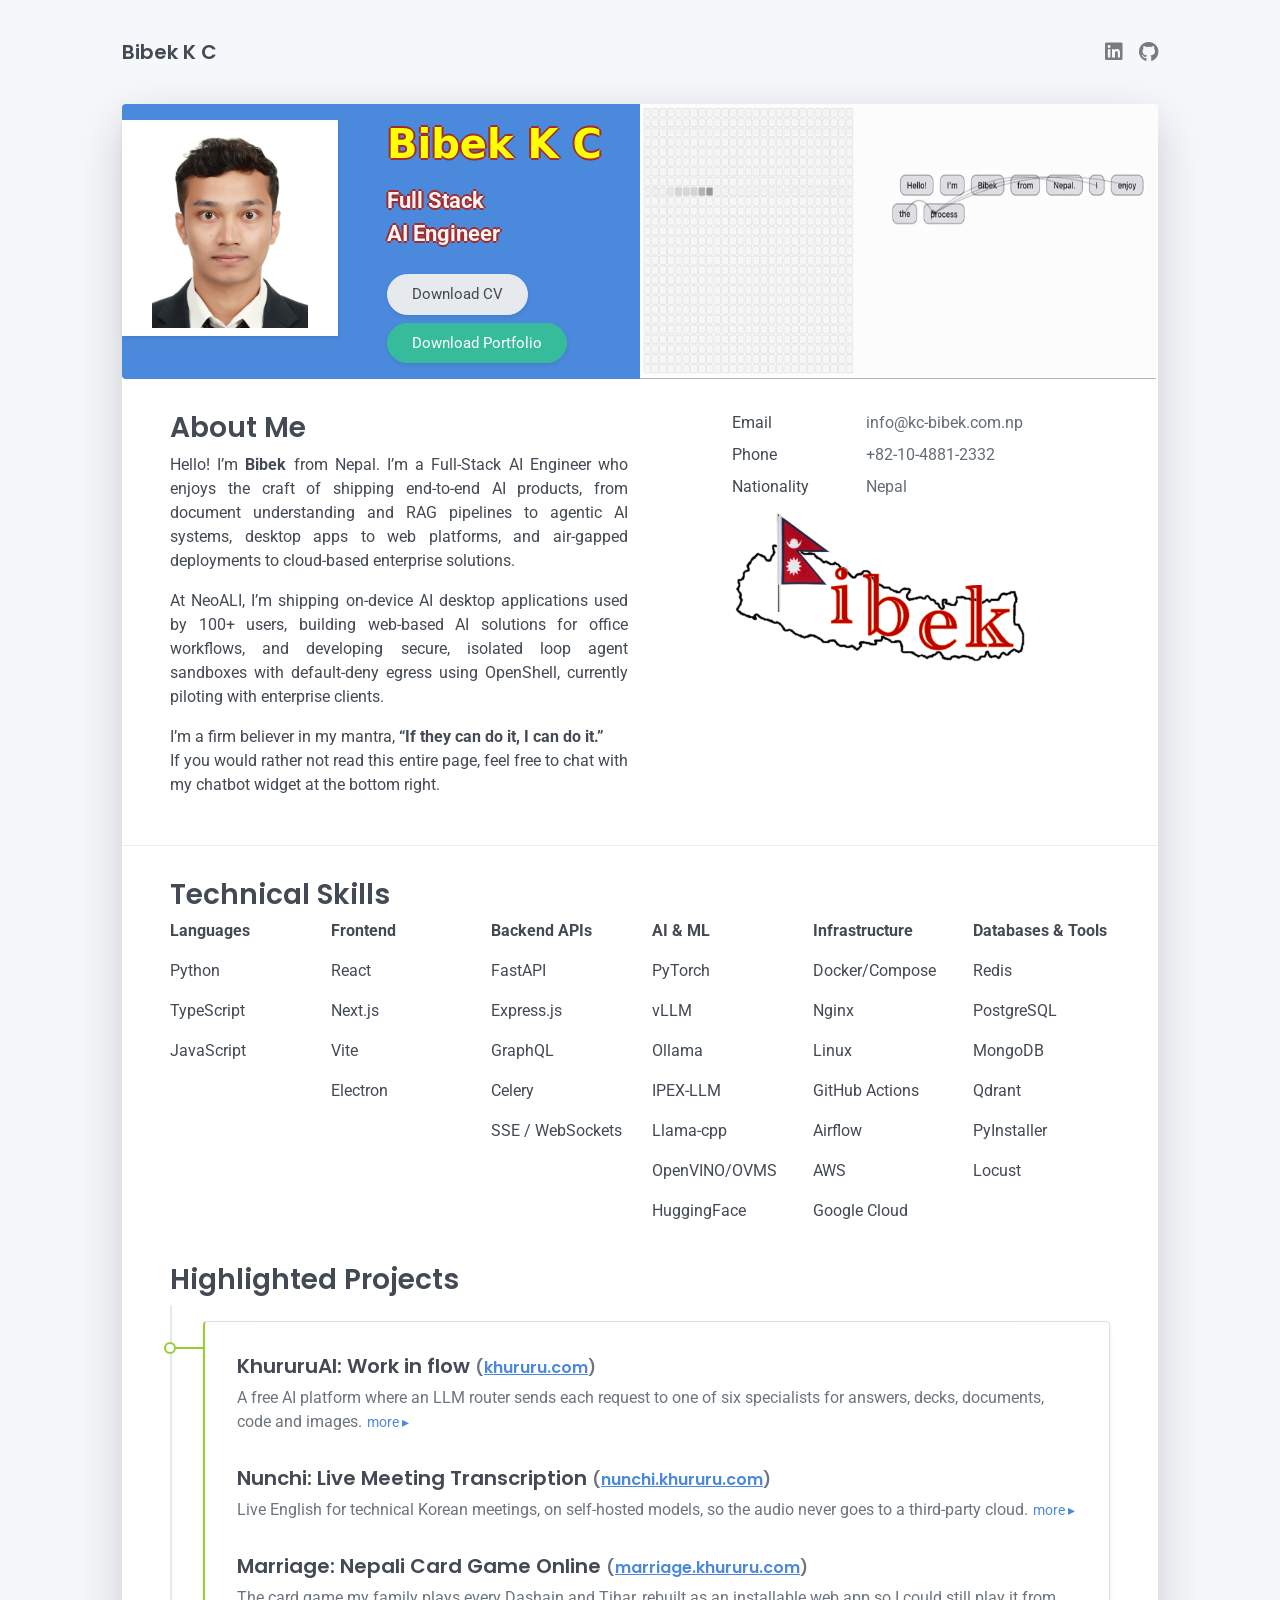
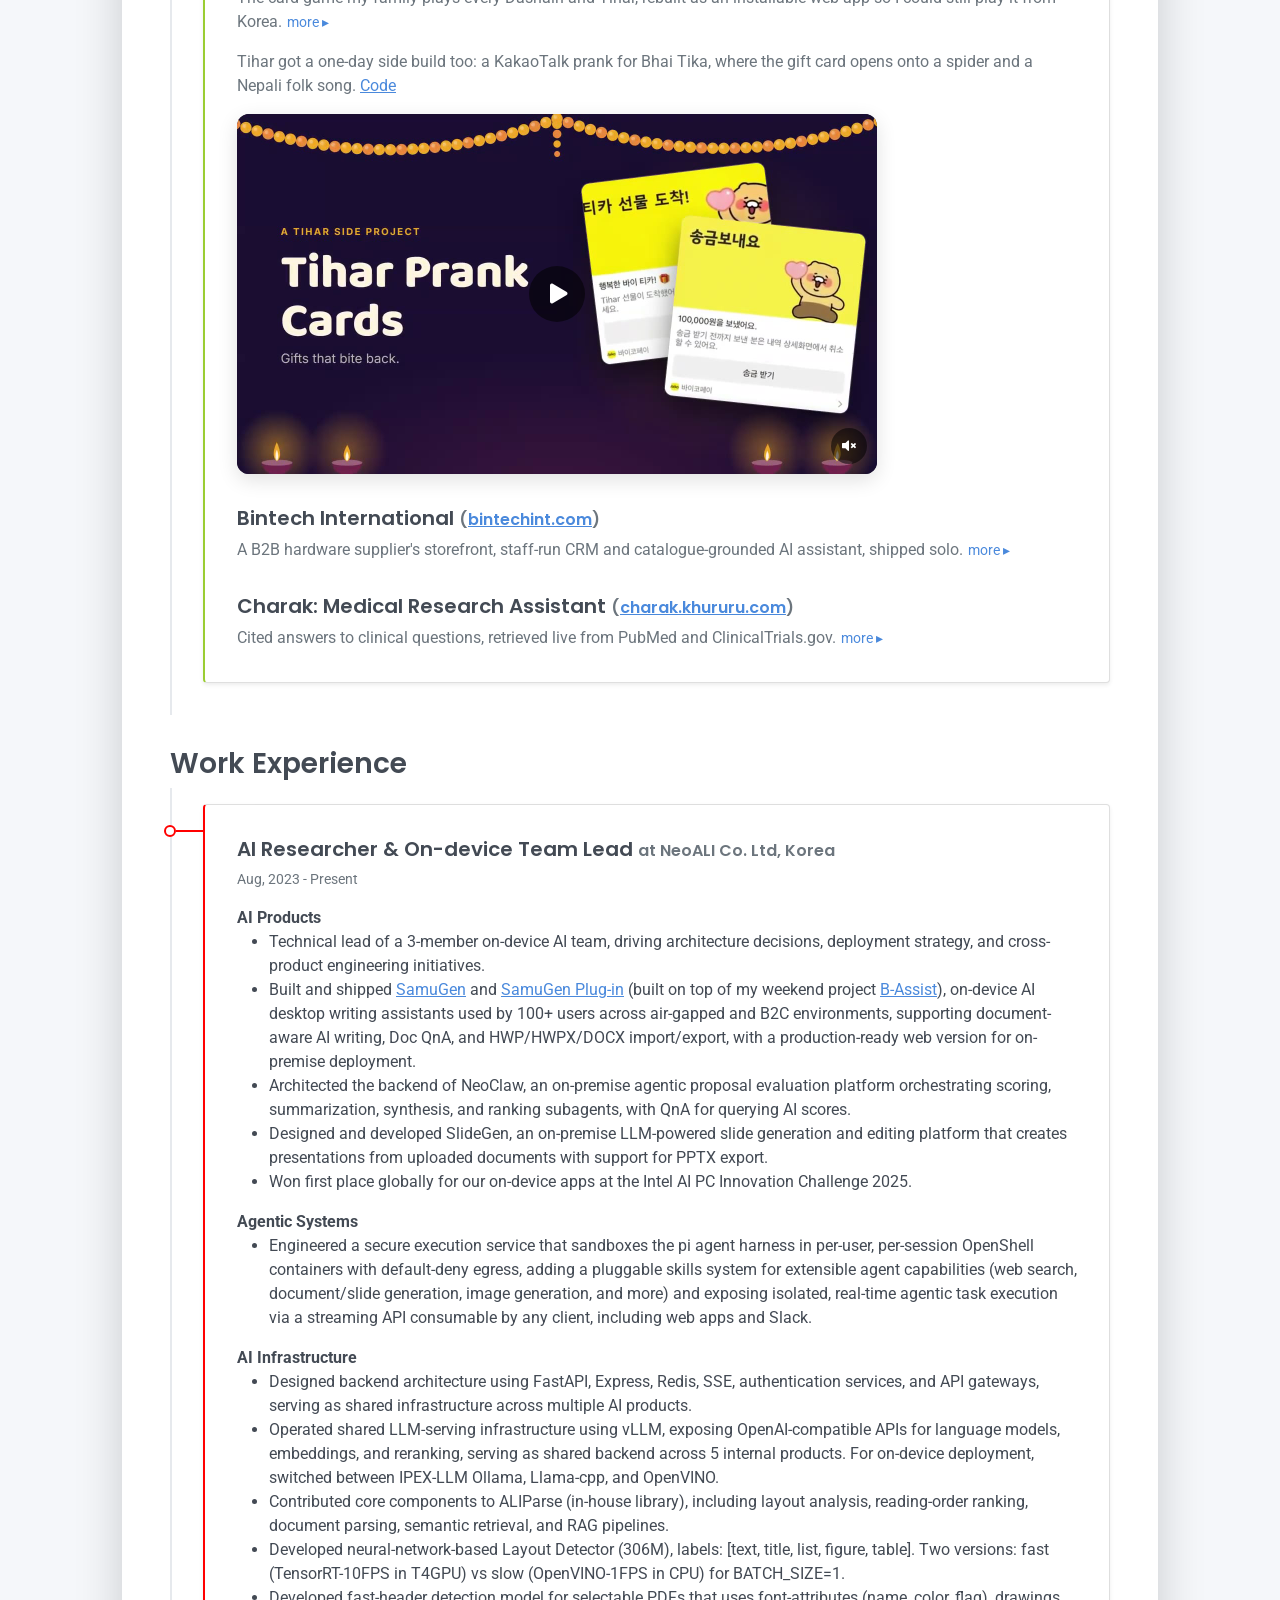
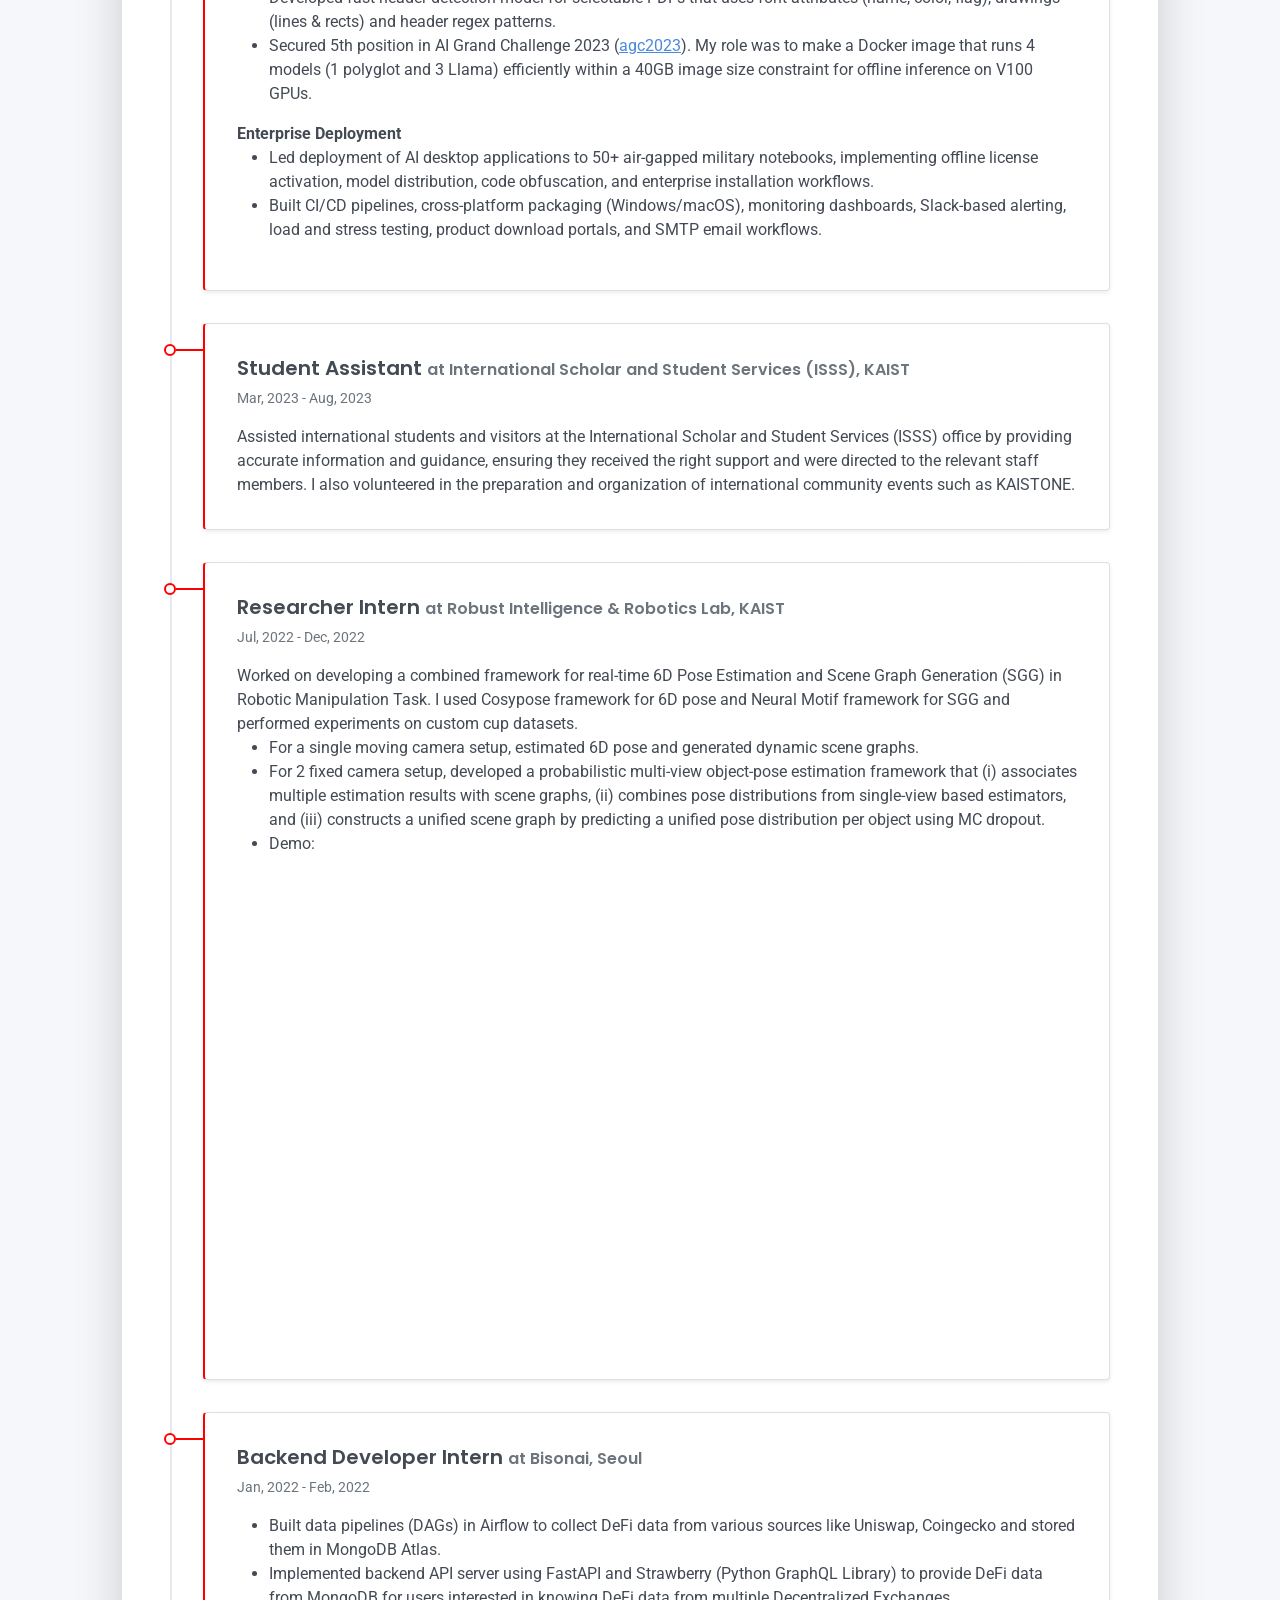
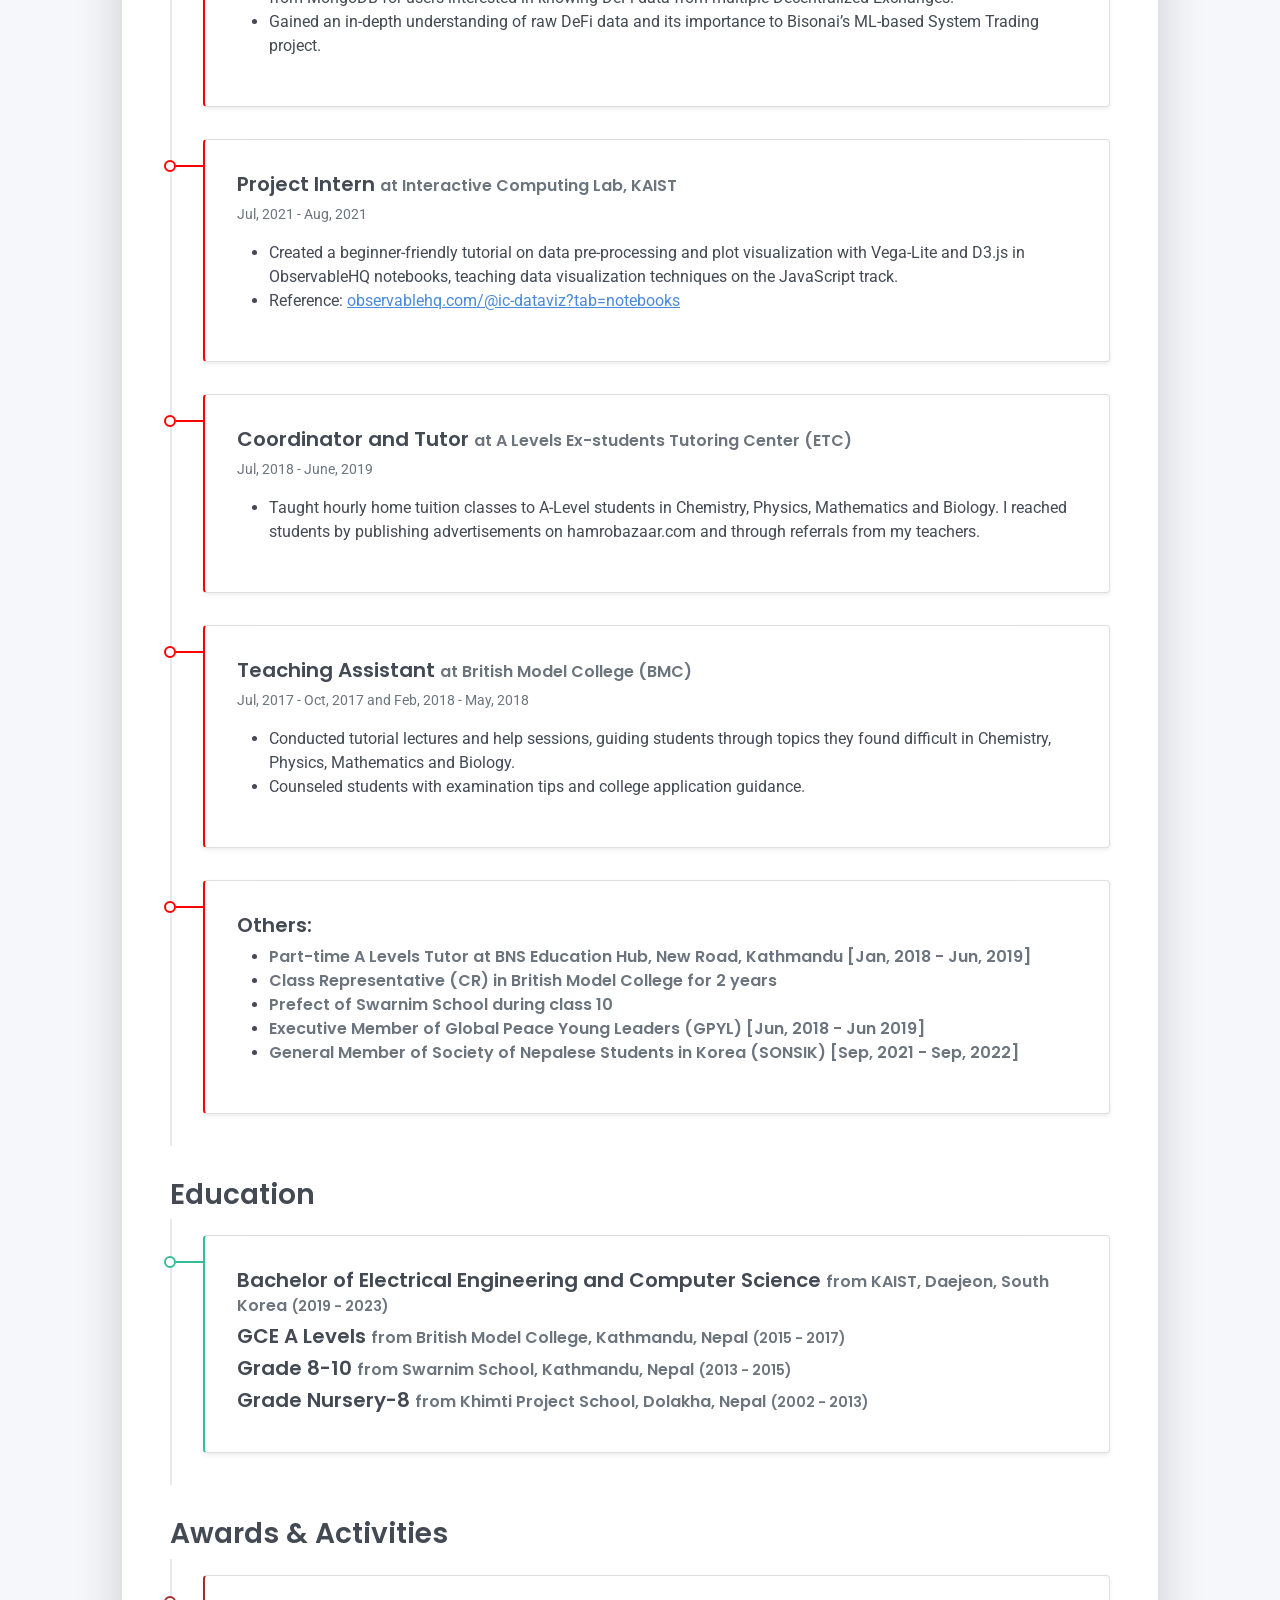
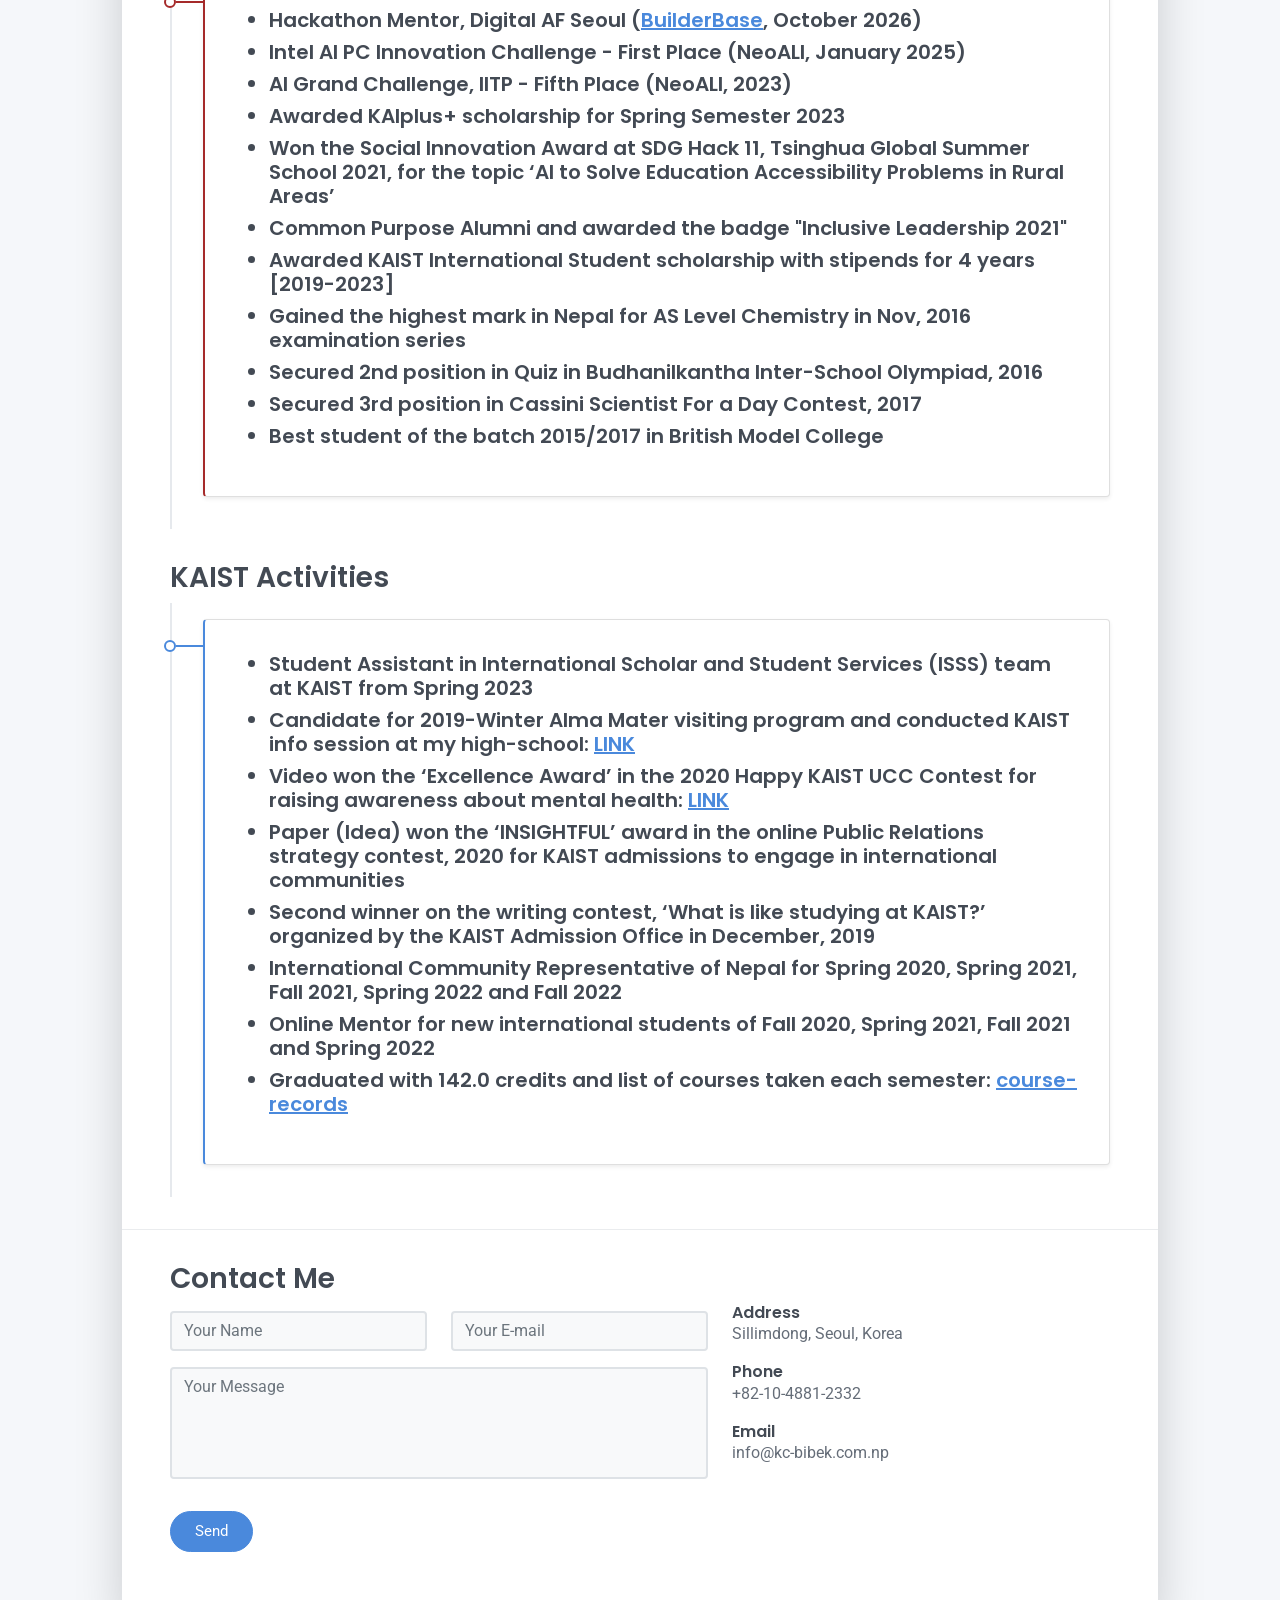
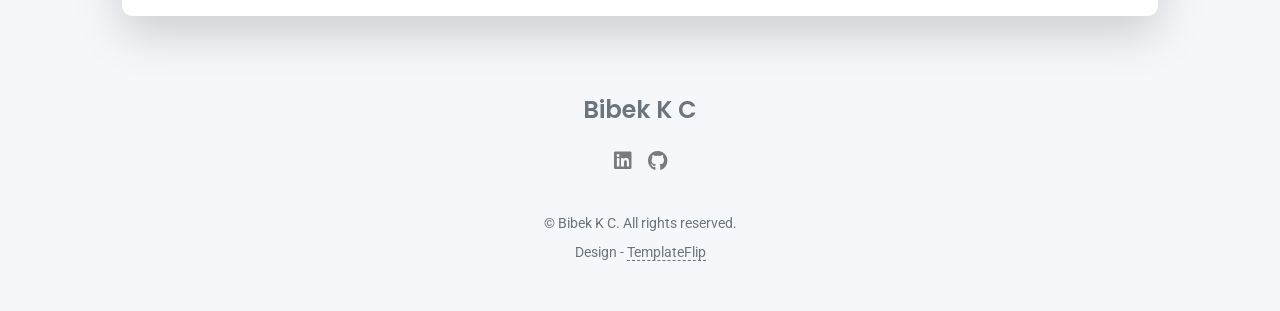
<file: index.html>
<!DOCTYPE html>
<html lang="en-US">

<head>
  <meta charset="UTF-8">
  <meta http-equiv="X-UA-Compatible" content="IE=edge">
  <meta name="viewport" content="width=device-width, initial-scale=1">
  <title>Bibek K C | Full-Stack AI Engineer</title>
  <meta name="description" content="Bibek K C - Full-Stack AI Engineer shipping end-to-end AI products, from document understanding and RAG pipelines to agentic AI systems, desktop apps to web platforms, and air-gapped deployments to cloud-based enterprise solutions.">
  <meta property="og:title" content="Bibek K C | Full-Stack AI Engineer">
  <meta property="og:description" content="Full-Stack AI Engineer shipping end-to-end AI products at NeoALI. Building on-device AI desktop applications, agentic AI systems, secure agent sandboxes, and enterprise solutions.">
  <meta property="og:type" content="website">
  <meta property="og:url" content="https://kc-bibek.com.np">
  <link rel="preconnect" href="https://fonts.gstatic.com" crossorigin="crossorigin" />
  <link rel="preload" as="style"
    href="https://fonts.googleapis.com/css2?family=Poppins:wght@600&amp;family=Roboto:wght@300;400;500;700&amp;display=swap" />
  <link rel="stylesheet"
    href="https://fonts.googleapis.com/css2?family=Poppins:wght@600&amp;family=Roboto:wght@300;400;500;700&amp;display=swap"
    media="print" onload="this.media='all'" />
  <noscript>
    <link rel="stylesheet"
      href="https://fonts.googleapis.com/css2?family=Poppins:wght@600&amp;family=Roboto:wght@300;400;500;700&amp;display=swap" />
  </noscript>
  <link href="css/font-awesome/css/all.min.css?ver=1.2.0" rel="stylesheet">
  <link href="css/bootstrap.min.css?ver=1.2.0" rel="stylesheet">
  <link href="css/aos.css?ver=1.2.0" rel="stylesheet">
  <link href="css/main.css?ver=1.2.0" rel="stylesheet">
  <link href="css/site.css" rel="stylesheet">
  <noscript>
    <style type="text/css">
      [data-aos] {
        opacity: 1 !important;
        transform: translate(0) scale(1) !important;
      }
    </style>
  </noscript>
</head>

<body id="top">
  <header class="d-print-none">
    <div class="container text-center text-lg-left">
      <div class="py-3 clearfix">
        <h1 class="site-title mb-0">Bibek K C</h1>
        <div class="site-nav">
          <nav role="navigation">
            <ul class="nav justify-content-center">
              <li class="nav-item"><a class="nav-link" href="https://www.linkedin.com/in/bibek44/" title="LinkedIn"><i
                    class="fab fa-linkedin"></i><span class="menu-title sr-only">LinkedIn</span></a>
              </li>
              <li class="nav-item"><a class="nav-link" href="https://github.com/bibekyess/" title="Github"><i
                    class="fab fa-github"></i><span class="menu-title sr-only">Github</span></a>
              </li>
            </ul>
          </nav>
        </div>
      </div>
    </div>
  </header>
  <div class="page-content">
    <div class="container">
      <div class="cover shadow-lg bg-white">
        <div class="cover-bg text-center shadow-1-strong rounded mb-3 text-white">
          <div class="row">
            <div class="col-lg-3 col-md-4">
              <div class="avatar hover-effect bg-white shadow-sm p-1 mt-2"><img src="images/bibek.JPG" width="155.5"
                  height="200" /></div>
            </div>
            <div class="col-lg-3 col-md-4 text-center text-md-start">
              <h2 class="h1 mt-2" data-aos="fade-left" data-aos-delay="0"
                style="text-shadow: -2px 0 brown, 0 2px brown, 2px 0 brown, 0 -2px brown; font-family: sans; color: yellow;"
                >Bibek K C</h2>
              <p data-aos="fade-left text-center" data-aos-delay="100"
                style=" color: whitesmoke; font-size: 22px; text-shadow: -2px 0 brown, 0 2px brown, 2px 0 brown, 0 -2px brown; ">
                <b>Full Stack<BR> AI Engineer</b>
              </p>
              <div class="d-print-none" data-aos="fade-left" data-aos-delay="200">
                <div class="d-flex">
                  <a class="btn btn-light text-dark shadow-sm mt-1 me-1 download" href="Bibek_CV.pdf" target="_blank">Download CV</a>
                </div>
                <div class="d-flex">
                  <a class="btn btn-success shadow-sm mt-1 mb-2 text-center download" href="portfolio_bibek.pdf" target="_blank">Download Portfolio</a>
                </div>
                <!-- <a class="btn btn-success shadow-sm mt-1 mb-2" href="#contact">Contact Me</a> -->
              </div>
            </div>
          </div>
        </div>
        <div class="about-section px-3 px-lg-4 mt-1">
          <div class="row">
            <div class="col-md-6">
              <h2 class="h3 mb-1">About Me</h2>
              <p style="text-align: justify; text-justify: inter-word;">
                Hello! I’m <b>Bibek</b> from Nepal. I’m a Full-Stack AI Engineer who enjoys the craft of shipping end-to-end AI products, from document understanding and RAG pipelines to agentic AI systems, desktop apps to web platforms, and air-gapped deployments to cloud-based enterprise solutions.
                </p>
              <p style="text-align: justify; text-justify: inter-word;">At NeoALI, I’m shipping on-device AI desktop applications used by 100+ users, building web-based AI solutions for office workflows, and developing secure, isolated loop agent sandboxes with default-deny egress using OpenShell, currently piloting with enterprise clients.</p>
              <p style="text-align: justify; text-justify: inter-word;">I’m a firm believer in my mantra, <strong>“If they can do it, I can do it.”</strong> <br>If you would rather not read this entire page, feel free to chat with my chatbot widget at the bottom right.</p>
            </div>
            <div class="col-md-5 offset-md-1">
              <div class="row">
                <div class="col-sm-4">
                  <div class="pb-1">Email</div>
                </div>
                <div class="col-sm-8">
                  <div class="pb-1 text-secondary">info@kc-bibek.com.np</div>
                </div>
                <div class="col-sm-4">
                  <div class="pb-1">Phone</div>
                </div>
                <div class="col-sm-8">
                  <div class="pb-1 text-secondary">+82-10-4881-2332</div>
                </div>
                <!-- <div class="col-sm-4">
                  <div class="pb-1">Address</div>
                </div>
                <div class="col-sm-8">
                  <div class="pb-1 text-secondary">Sillimdong, Seoul, Korea</div>
                </div> -->
                <div class="col-sm-4">
                  <div class="pb-1">Nationality</div>
                </div>
                <div class="col-sm-8">
                  <div class="pb-1 text-secondary">Nepal</div>
                </div>
                <div class="col-sm-12">
                  <div class="logo"><img src="images/logo.png"
                    height="160" /></div>
                </div>
              </div>
            </div>
          </div>
        </div>
        <hr class="d-print-none" />
        <div class="skills-section px-3 px-lg-4">
          <h2 class="h3 mb-1">Technical Skills</h2>
          <div class="row">
            <div class="col-md-2">
              <div class="mb-2"><span><b>Languages</b></span></div>
              <div class="mb-2"><span>Python</span></div>
              <div class="mb-2"><span>TypeScript</span></div>
              <div class="mb-2"><span>JavaScript</span></div>
            </div>
            <div class="col-md-2">
              <div class="mb-2"><span><b>Frontend</b></span></div>
              <div class="mb-2"><span>React</span></div>
              <div class="mb-2"><span>Next.js</span></div>
              <div class="mb-2"><span>Vite</span></div>
              <div class="mb-2"><span>Electron</span></div>
            </div>
            <div class="col-md-2">
              <div class="mb-2"><span><b>Backend APIs</b></span></div>
              <div class="mb-2"><span>FastAPI</span></div>
              <div class="mb-2"><span>Express.js</span></div>
              <div class="mb-2"><span>GraphQL</span></div>
              <div class="mb-2"><span>Celery</span></div>
              <div class="mb-2"><span>SSE / WebSockets</span></div>
            </div>
            <div class="col-md-2">
              <div class="mb-2"><span><b>AI &amp; ML</b></span></div>
              <div class="mb-2"><span>PyTorch</span></div>
              <div class="mb-2"><span>vLLM</span></div>
              <div class="mb-2"><span>Ollama</span></div>
              <div class="mb-2"><span>IPEX-LLM</span></div>
              <div class="mb-2"><span>Llama-cpp</span></div>
              <div class="mb-2"><span>OpenVINO/OVMS</span></div>
              <div class="mb-2"><span>HuggingFace</span></div>
            </div>
            <div class="col-md-2">
              <div class="mb-2"><span><b>Infrastructure</b></span></div>
              <div class="mb-2"><span>Docker/Compose</span></div>
              <div class="mb-2"><span>Nginx</span></div>
              <div class="mb-2"><span>Linux</span></div>
              <div class="mb-2"><span>GitHub Actions</span></div>
              <div class="mb-2"><span>Airflow</span></div>
              <div class="mb-2"><span>AWS</span></div>
              <div class="mb-2"><span>Google Cloud</span></div>
            </div>
            <div class="col-md-2">
              <div class="mb-2"><span><b>Databases &amp; Tools</b></span></div>
              <div class="mb-2"><span>Redis</span></div>
              <div class="mb-2"><span>PostgreSQL</span></div>
              <div class="mb-2"><span>MongoDB</span></div>
              <div class="mb-2"><span>Qdrant</span></div>
              <div class="mb-2"><span>PyInstaller</span></div>
              <div class="mb-2"><span>Locust</span></div>
            </div>
          </div>
        </div>
        <br>
        <!-- <hr class="d-print-none" /> -->
        <div class="work-experience-section px-3 px-lg-4 pb-3">
          <h2 class="h3 mb-1">Highlighted Projects</h2>
          <div class="timeline">
            <div class="timeline-card timeline-card-yellow card shadow-sm">
              <div class="card-body">
                <div class="mb-3">
                  <div class="h5 mb-1">KhururuAI: Work in flow <span class="text-muted h6">(<a
                        href="https://khururu.com" target="_blank">khururu.com</a>)</span></div>
                  <details class="project-more text-muted">
                    <summary>A free AI platform where an LLM router sends each request to one of six specialists for answers, decks, documents, code and images.</summary>
                    <div class="mt-1">It turns plain-language intent into researched output and runs on pooled free-tier capacity, so anyone can use it without paying or signing up.</div>
                    <div class="mt-1"><b>Coming soon, v2:</b> AI teammates instead of a single assistant. You spin up a team of bots, each controlling its own virtual PC, and step into any bot's desktop at any time to hand over a file, clear a CAPTCHA, or type in something confidential, then let the agent finish the job. Early preview at <a href="https://sangi.khururu.com" target="_blank">sangi.khururu.com</a>.</div>
                  </details>
                </div>
                <div class="mb-3">
                  <div class="h5 mb-1">Nunchi: Live Meeting Transcription <span class="text-muted h6">(<a
                        href="https://nunchi.khururu.com" target="_blank">nunchi.khururu.com</a>)</span></div>
                  <details class="project-more text-muted">
                    <summary>Live English for technical Korean meetings, on self-hosted models, so the audio never goes to a third-party cloud.</summary>
                    <div class="mt-1">In-browser VAD segments speech locally, a self-hosted Whisper server transcribes it, and Qwen on vLLM streams the translation sentence by sentence. Transcripts and summaries stay only in the browser. <a
                        href="https://github.com/bibekyess/nunchi" target="_blank">Code</a></div>
                  </details>
                </div>
                <div class="mb-3">
                  <div class="h5 mb-1">Marriage: Nepali Card Game Online <span class="text-muted h6">(<a
                        href="https://marriage.khururu.com" target="_blank">marriage.khururu.com</a>)</span></div>
                  <details class="project-more text-muted" id="marriage-more">
                    <summary>The card game my family plays every Dashain and Tihar, rebuilt as an installable web app so I could still play it from Korea.</summary>
                    <div class="mt-1">Card-game apps get flagged as gambling software in Korea, so I built ours with our actual house rules. The server holds all hidden state and enforces every rule, games survive refreshes and restarts from Postgres, and settlement works out who pays whom in the fewest transactions across 11 currencies. <a
                        href="https://github.com/bibekyess/marriage-card-game" target="_blank">Code</a></div>
                  </details>
                  <div class="text-muted mt-2">Tihar got a one-day side build too: a KakaoTalk prank for Bhai Tika, where the gift card opens onto a spider and a Nepali folk song. <a
                      href="https://github.com/bibekyess/happy-tihar" target="_blank">Code</a>
                    </div>
                  <figure class="project-reel mt-2 mb-0">
                    <video data-src="videos/tihar-prank-reel.mp4" poster="images/tihar-prank-poster.jpg"
                      muted loop playsinline preload="none" aria-label="Demo reel: sending and opening the Tihar prank cards"></video>
                    <button type="button" class="reel-play" aria-label="Play the demo"><i class="fas fa-play"></i></button>
                    <button type="button" class="reel-sound" aria-label="Turn sound on"><i class="fas fa-volume-mute"></i></button>
                  </figure>
                </div>
                <div class="mb-3">
                  <div class="h5 mb-1">Bintech International <span class="text-muted h6">(<a
                        href="https://bintechint.com" target="_blank">bintechint.com</a>)</span></div>
                  <details class="project-more text-muted">
                    <summary>A B2B hardware supplier's storefront, staff-run CRM and catalogue-grounded AI assistant, shipped solo.</summary>
                    <div class="mt-1">The Payload CMS + Postgres CRM is run by non-technical staff themselves, and the AI assistant is grounded in the live catalogue so it only quotes real products, prices and stock. Self-hosted on Docker Compose behind Caddy, with the domain, DNS and email managed by me as well.</div>
                  </details>
                </div>
                <div>
                  <div class="h5 mb-1">Charak: Medical Research Assistant <span class="text-muted h6">(<a
                        href="https://charak.khururu.com" target="_blank">charak.khururu.com</a>)</span></div>
                  <details class="project-more text-muted">
                    <summary>Cited answers to clinical questions, retrieved live from PubMed and ClinicalTrials.gov.</summary>
                    <div class="mt-1">A tool-calling agent orchestrates typed Python tools over ClinicalTrials.gov v2 records and charts the results when the question is about a distribution. The LLM never sees or writes a number, so it cannot report a wrong one. <a
                        href="https://github.com/bibekyess/Query-to-Visualization" target="_blank">Code</a></div>
                  </details>
                </div>
              </div>
            </div>
          </div>
        </div>

        <!-- <hr class="d-print-none" /> -->
        <div class="work-experience-section px-3 px-lg-4 pb-3">
          <h2 class="h3 mb-1">Work Experience</h2>
          <div class="timeline">

            <div class="timeline-card timeline-card-danger card shadow-sm">
              <div class="card-body">
                <div class="h5 mb-1">AI Researcher &amp; On-device Team Lead <span class="text-muted h6">at NeoALI Co. Ltd, Korea</span></div>
                <div class="text-muted text-small mb-2">Aug, 2023 - Present</div>
                <div>
                    <b>AI Products</b>
                    <ul>
                      <li>Technical lead of a 3-member on-device AI team, driving architecture decisions, deployment strategy, and cross-product engineering initiatives.</li>
                      <li>Built and shipped <a href="https://neogen.neoali.com/samugen" target="_blank">SamuGen</a> and <a href="https://neogen.neoali.com/samugen-plugin" target="_blank">SamuGen Plug-in</a> (built on top of my weekend project <a href="https://github.com/bibekyess/B-Assist/blob/main/src/assets/demo.gif" target="_blank">B-Assist</a>), on-device AI desktop writing assistants used by 100+ users across air-gapped and B2C environments, supporting document-aware AI writing, Doc QnA, and HWP/HWPX/DOCX import/export, with a production-ready web version for on-premise deployment.</li>
                      <li>Architected the backend of NeoClaw, an on-premise agentic proposal evaluation platform orchestrating scoring, summarization, synthesis, and ranking subagents, with QnA for querying AI scores.</li>
                      <li>Designed and developed SlideGen, an on-premise LLM-powered slide generation and editing platform that creates presentations from uploaded documents with support for PPTX export.</li>
                      <li>Won first place globally for our on-device apps at the Intel AI PC Innovation Challenge 2025.</li>
                    </ul>
                    <b>Agentic Systems</b>
                    <ul>
                      <li>Engineered a secure execution service that sandboxes the pi agent harness in per-user, per-session OpenShell containers with default-deny egress, adding a pluggable skills system for extensible agent capabilities (web search, document/slide generation, image generation, and more) and exposing isolated, real-time agentic task execution via a streaming API consumable by any client, including web apps and Slack.</li>
                    </ul>
                    <b>AI Infrastructure</b>
                    <ul>
                      <li>Designed backend architecture using FastAPI, Express, Redis, SSE, authentication services, and API gateways, serving as shared infrastructure across multiple AI products.</li>
                      <li>Operated shared LLM-serving infrastructure using vLLM, exposing OpenAI-compatible APIs for language models, embeddings, and reranking, serving as shared backend across 5 internal products. For on-device deployment, switched between IPEX-LLM Ollama, Llama-cpp, and OpenVINO.</li>
                      <li>Contributed core components to ALIParse (in-house library), including layout analysis, reading-order ranking, document parsing, semantic retrieval, and RAG pipelines.</li>
                      <li>Developed neural-network-based Layout Detector (306M), labels: [text, title, list, figure, table]. Two versions: fast (TensorRT-10FPS in T4GPU) vs slow (OpenVINO-1FPS in CPU) for BATCH_SIZE=1.</li>
                      <li>Developed fast-header detection model for selectable PDFs that uses font-attributes (name, color, flag), drawings (lines &amp; rects) and header regex patterns.</li>
                      <li>Secured 5th position in AI Grand Challenge 2023 (<a href="https://www.aigrandchallenge.or.kr/" target="_blank">agc2023</a>). My role was to make a Docker image that runs 4 models (1 polyglot and 3 Llama) efficiently within a 40GB image size constraint for offline inference on V100 GPUs.</li>
                    </ul>
                    <b>Enterprise Deployment</b>
                    <ul>
                      <li>Led deployment of AI desktop applications to 50+ air-gapped military notebooks, implementing offline license activation, model distribution, code obfuscation, and enterprise installation workflows.</li>
                      <li>Built CI/CD pipelines, cross-platform packaging (Windows/macOS), monitoring dashboards, Slack-based alerting, load and stress testing, product download portals, and SMTP email workflows.</li>
                    </ul>
                </div>
              </div>
            </div>

            <div class="timeline-card timeline-card-danger card shadow-sm">
              <div class="card-body">
                <div class="h5 mb-1">Student Assistant <span class="text-muted h6">at International Scholar and Student Services (ISSS), KAIST</span></div>
                <div class="text-muted text-small mb-2">Mar, 2023 - Aug, 2023</div>
                <div>  
                Assisted international students and visitors at the International Scholar and Student Services (ISSS) office by providing accurate information and guidance, ensuring they received the right support and were directed to the relevant staff members. I also volunteered in the preparation and organization of international community events such as KAISTONE.
                </div>
              </div>
            </div>

            <div class="timeline-card timeline-card-danger card shadow-sm">
              <div class="card-body">
                <div class="h5 mb-1">Researcher Intern <span class="text-muted h6">at Robust Intelligence &amp; Robotics Lab, KAIST</span></div>
                <div class="text-muted text-small mb-2">Jul, 2022 - Dec, 2022</div>
                <div>
                  
                  Worked on developing a combined framework for real-time 6D Pose Estimation and Scene Graph Generation (SGG) in Robotic Manipulation Task. I used Cosypose framework for 6D pose and Neural Motif framework for SGG and performed experiments on custom cup datasets.
                  <ul>
                    <li> For a single moving camera setup, estimated 6D pose and generated dynamic scene graphs.</li>
                    <li> For 2 fixed camera setup, developed a probabilistic multi-view object-pose estimation framework that (i) associates multiple estimation results with scene graphs, (ii) combines pose distributions from single-view based estimators, and (iii) constructs a unified scene graph by predicting a unified pose distribution per object using MC dropout.</li>
                    <li> Demo: </li>
                    <div class="video-wrapper" style="margin-top: 20px;">
                      <iframe src="https://drive.google.com/file/d/1sSWC129c15ZNmSCHixfx1hb_Kzl7wCW6/preview" title="6D Pose and Scene Graph Generation" frameborder="0" allow="accelerometer; autoplay; clipboard-write; encrypted-media; gyroscope; picture-in-picture; web-share" referrerpolicy="strict-origin-when-cross-origin" allowfullscreen></iframe>                      
                    </div>
                  </ul>
                </div>
              </div>
            </div>

            <div class="timeline-card timeline-card-danger card shadow-sm">
              <div class="card-body">
                <div class="h5 mb-1">Backend Developer Intern <span class="text-muted h6">at Bisonai, Seoul</span></div>
                <div class="text-muted text-small mb-2">Jan, 2022 - Feb, 2022</div>
                <div>
                  <ul>
                    <li> Built data pipelines (DAGs) in Airflow to collect DeFi data from various sources like Uniswap,
                      Coingecko and stored them in MongoDB Atlas.</li>
                    <li> Implemented backend API server using FastAPI and Strawberry (Python GraphQL Library) to provide
                      DeFi data from MongoDB for users interested in knowing DeFi data from multiple Decentralized
                      Exchanges. </li>
                    <li> Gained an in-depth understanding of raw DeFi data and its importance to Bisonai’s
                      ML-based System Trading project. </li>
                  </ul>
                </div>
              </div>
            </div>

            <div class="timeline-card timeline-card-danger card shadow-sm">
              <div class="card-body">
                <div class="h5 mb-1">Project Intern <span class="text-muted h6">at Interactive Computing Lab,
                    KAIST</span></div>
                <div class="text-muted text-small mb-2">Jul, 2021 - Aug, 2021</div>
                <div>
                  <ul>
                    <li>Created a beginner-friendly tutorial on data pre-processing and plot visualization with Vega-Lite
                      and D3.js in ObservableHQ notebooks, teaching data visualization techniques on the JavaScript
                      track.</li>
                    <li>Reference: <a href="https://observablehq.com/@ic-dataviz?tab=notebooks"
                        target="_blank">observablehq.com/@ic-dataviz?tab=notebooks</a>
                    </li>
                  </ul>
                </div>
              </div>
            </div>
            
            <div class="timeline-card timeline-card-danger card shadow-sm">
              <div class="card-body">
                <div class="h5 mb-1">Coordinator and Tutor <span class="text-muted h6">at A Levels Ex-students Tutoring Center (ETC)</span></div>
                <div class="text-muted text-small mb-2">Jul, 2018 - June, 2019</div>
                <div>
                  <ul>
                    <li> Taught hourly home tuition classes to A-Level students in Chemistry, Physics, Mathematics and Biology. I reached students by publishing advertisements on hamrobazaar.com and through referrals from my teachers.</li>
                  </ul>
                </div>
              </div>
            </div>

            <div class="timeline-card timeline-card-danger card shadow-sm">
              <div class="card-body">
                <div class="h5 mb-1">Teaching Assistant <span class="text-muted h6">at British Model College
                    (BMC)</span></div>
                <div class="text-muted text-small mb-2">Jul, 2017 - Oct, 2017 and Feb, 2018 - May, 2018</div>
                <div>
                  <ul>
                    <li>Conducted tutorial lectures and help sessions, guiding students through topics they found difficult in Chemistry, Physics, Mathematics and Biology.</li>
                    <li>Counseled students with examination tips and college application guidance.</li>
                  </ul>
                </div>
              </div>
            </div>
            <div class="timeline-card timeline-card-danger card shadow-sm">
              <div class="card-body">
                <div class="h5 mb-1">Others: </div>
                <div>
                  <ul>
                    <li><span class="text-muted h6">Part-time A Levels Tutor at BNS Education Hub, New Road, Kathmandu
                        [Jan, 2018 - Jun, 2019]</span></li>
                    <li><span class="text-muted h6">Class Representative (CR) in British Model College for 2
                        years</span></li>
                    <li><span class="text-muted h6">Prefect of Swarnim School during class 10</span></li>
                    <li><span class="text-muted h6">Executive Member of Global Peace Young Leaders (GPYL) [Jun, 2018 -
                        Jun 2019]</span></li>
                    <li><span class="text-muted h6">General Member of Society of Nepalese Students in Korea (SONSIK)
                        [Sep, 2021 - Sep, 2022]</span></li>
                  </ul>
                </div>
              </div>
            </div>
          </div>
        </div>
        <!-- <hr class="d-print-none" /> -->
        <!-- <div class="page-break"></div> -->
        <div class="education-section px-3 px-lg-4 pb-3">
          <h2 class="h3 mb-1">Education</h2>
          <div class="timeline">
            <div class="timeline-card timeline-card-success card shadow-sm">
              <div class="card-body">
                <div class="h5 mb-1">Bachelor of Electrical Engineering and Computer Science <span
                    class="text-muted h6">from KAIST, Daejeon, South Korea</span>
                    <span class="text-muted text-small mb-2">(2019 - 2023)</span></div>
                <div class="h5 mb-1">GCE A Levels <span class="text-muted h6">from British Model College, Kathmandu,
                      Nepal</span>
                    <span class="text-muted text-small mb-2">(2015 - 2017)</span></div>
                <div class="h5 mb-1">Grade 8-10 <span class="text-muted h6">from Swarnim School, Kathmandu, Nepal</span>
                    <span class="text-muted text-small mb-2">(2013 - 2015)</span></div>

                    <div class="h5 mb-1">Grade Nursery-8 <span class="text-muted h6">from Khimti Project School, Dolakha,
                      Nepal</span>
                    <span class="text-muted text-small mb-2">(2002 - 2013)</span></div>
              </div>
            </div>
          </div>
        </div>
        <!-- <hr class="d-print-none" /> -->
        <div class="work-experience-section px-3 px-lg-4 pb-3">
          <h2 class="h3 mb-1">Awards &amp; Activities</h2>
          <div class="timeline">
            <div class="timeline-card timeline-card-brown card shadow-sm">
              <div class="card-body">
                <div>
                  <ul>
                    <li class="h5 mb-1">Hackathon Mentor, Digital AF Seoul (<a href="https://builderbase.com/event/digital-af-seoul-hackathon" target="_blank">BuilderBase</a>, October 2026)</li>
                    <li class="h5 mb-1">Intel AI PC Innovation Challenge - First Place (NeoALI, January 2025)</li>
                    <li class="h5 mb-1">AI Grand Challenge, IITP - Fifth Place (NeoALI, 2023)</li>
                    <li class="h5 mb-1">Awarded KAIplus+ scholarship for Spring Semester 2023</li>
                    <li class="h5 mb-1">Won the Social Innovation Award at SDG Hack 11, Tsinghua Global Summer School
                      2021, for the topic ‘AI to Solve Education Accessibility Problems in Rural Areas’</li>
                    <li class="h5 mb-1">Common Purpose Alumni and awarded the badge "Inclusive Leadership 2021"</li>
                    <li class="h5 mb-1">Awarded KAIST International Student scholarship with stipends for 4 years [2019-2023]</li>
                    <li class="h5 mb-1">Gained the highest mark in Nepal for AS Level Chemistry in Nov, 2016 examination
                      series</li>
                    <li class="h5 mb-1">Secured 2nd position in Quiz in Budhanilkantha Inter-School Olympiad, 2016</li>
                    <li class="h5 mb-1">Secured 3rd position in Cassini Scientist For a Day Contest, 2017</li>
                    <li class="h5 mb-1">Best student of the batch 2015/2017 in British Model College</li>
                  </ul>
                </div>
              </div>
            </div>
          </div>
        </div>

        <!-- <hr class="d-print-none" /> -->
        <div class="work-experience-section px-3 px-lg-4">
          <h2 class="h3 mb-1">KAIST Activities</h2>
          <div class="timeline">
            <div class="timeline-card timeline-card-primary card shadow-sm">
              <div class="card-body">
                <div>
                  <ul>
                    <li class="h5 mb-1">Student Assistant in International Scholar and Student Services (ISSS) team at KAIST from Spring 2023</li>
                    <li class="h5 mb-1">Candidate for 2019-Winter Alma Mater visiting program and conducted KAIST info
                      session at my high-school: <a href="https://www.youtube.com/watch?v=QdjngthYZbY&t=8s" target="_blank">LINK</a></li>
                    <li class="h5 mb-1">Video won the ‘Excellence Award’ in the 2020 Happy KAIST UCC Contest for raising
                      awareness about mental health: <a href="https://www.youtube.com/watch?v=itf54FSAUWg" target="_blank">LINK</a> </li>
                    <li class="h5 mb-1">Paper (Idea) won the ‘INSIGHTFUL’ award in the online Public Relations strategy
                      contest, 2020 for KAIST admissions to engage in international communities</li>
                    <li class="h5 mb-1">Second winner on the writing contest, ‘What is like studying at KAIST?’
                      organized by the KAIST Admission Office in December, 2019</li>
                    <li class="h5 mb-1">International Community Representative of Nepal for Spring 2020, Spring 2021,
                      Fall 2021, Spring 2022 and Fall 2022</li>
                    <li class="h5 mb-1">Online Mentor for new international students of Fall 2020, Spring 2021, Fall
                      2021 and Spring 2022</li>
                    <li class="h5 mb-1">Graduated with 142.0 credits and list of courses taken each semester: <a
                        href="https://docs.google.com/spreadsheets/d/1wp1ETvTblcrO8_NiMKCcUARlRLoPBhZ_/edit?usp=sharing&ouid=107762444729844427939&rtpof=true&sd=true"
                        target="_blank">course-records</a></li>
                  </ul>
                </div>
              </div>
            </div>
          </div>
        </div>

        <hr class="d-print-none" />
        <div class="contant-section px-3 px-lg-4 pb-4" id="contact">
          <h2 class="h3 text mb-0">Contact Me</h2>
          <div class="row">
            <div class="col-md-7 d-print-none">
              <div class="my-2">
                <form action="https://formspree.io/f/xwkypvyy" method="POST">
                  <div class="row">
                    <div class="col-6">
                      <input class="form-control" type="text" id="name" name="name" placeholder="Your Name" required>
                    </div>
                    <div class="col-6">
                      <input class="form-control" type="email" id="email" name="_replyto" placeholder="Your E-mail"
                        required>
                    </div>
                  </div>
                  <div class="form-group my-2">
                    <textarea class="form-control" style="resize: none;" id="message" name="message" rows="4"
                      placeholder="Your Message" required></textarea>
                  </div>
                  <button class="btn btn-primary mt-2" type="submit">Send</button>
                </form>
              </div>
            </div>
            <div class="col">
              <div class="mt-1">
                <h3 class="h6 mb-0">Address</h3>
                <div class="pb-2 text-secondary">Sillimdong, Seoul, Korea</div>
                <h3 class="h6 mb-0">Phone</h3>
                <div class="pb-2 text-secondary">+82-10-4881-2332</div>
                <h3 class="h6 mb-0">Email</h3>
                <div class="pb-2 text-secondary">info@kc-bibek.com.np</div>
              </div>
            </div>
            <!-- <div class="col d-none d-print-block">
        <div class="mt-2">
          <div>
            <div class="mb-2">
              <div class="text-dark"><i class="fab fa-twitter mr-1"></i><span>https://twitter.com/templateflip</span>
              </div>
            </div>
            <div class="mb-2">
              <div class="text-dark"><i class="fab fa-facebook mr-1"></i><span>https://www.facebook.com/templateflip</span>
              </div>
            </div>
            <div class="mb-2">
              <div class="text-dark"><i class="fab fa-instagram mr-1"></i><span>https://www.instagram.com/templateflip</span>
              </div>
            </div>
            <div class="mb-2">
              <div class="text-dark"><i class="fab fa-github mr-1"></i><span>https://github.com/templateflip</span>
              </div>
            </div>
          </div>
        </div>
      </div> -->
          </div>
        </div>
      </div>
    </div>
  </div>
  <footer class="pt-4 pb-4 text-muted text-center d-print-none">
    <div class="container">
      <div class="my-3">
        <div class="h4">Bibek K C</div>
        <div class="footer-nav">
          <nav role="navigation">
            <ul class="nav justify-content-center">
              <li class="nav-item"><a class="nav-link" href="https://www.linkedin.com/in/bibek44/" title="LinkedIn"><i
                    class="fab fa-linkedin"></i><span class="menu-title sr-only">LinkedIn</span></a>
              </li>
              <li class="nav-item"><a class="nav-link" href="https://github.com/bibekyess/" title="Github"><i
                    class="fab fa-github"></i><span class="menu-title sr-only">Github</span></a>
              </li>
            </ul>
          </nav>
        </div>
      </div>
      <div class="text-small">
        <div class="mb-1">&copy; Bibek K C. All rights reserved.</div>
        <div>Design - <a href="https://templateflip.com/" target="_blank">TemplateFlip</a></div>
      </div>
    </div>
  </footer>
  <script src="scripts/bootstrap.bundle.min.js?ver=1.2.0"></script>
  <script src="scripts/aos.js?ver=1.2.0"></script>
  <script src="scripts/main.js?ver=1.2.0"></script>
  <script>
    // Print every project's details, not just the one-liners.
    window.addEventListener('beforeprint', function () {
      document.querySelectorAll('details.project-more').forEach(function (d) { d.open = true; });
    });
    // Reels load only when scrolled near, play muted while on screen, and pause off it.
    // play() is called by hand rather than via autoplay: only its promise says a browser
    // refused, which is what keeps the play button up instead of a silently dead frame.
    document.querySelectorAll('figure.project-reel').forEach(function (fig) {
      var video = fig.querySelector('video');
      var soundBtn = fig.querySelector('.reel-sound');
      var reduced = window.matchMedia('(prefers-reduced-motion: reduce)').matches;
      var load = function () { if (!video.src) video.src = video.dataset.src; };
      var start = function () { load(); video.play().catch(function () {}); };

      video.addEventListener('playing', function () { fig.classList.add('is-playing'); });
      video.addEventListener('pause', function () { fig.classList.remove('is-playing'); });
      fig.querySelector('.reel-play').addEventListener('click', start);
      // A visitor's own pause sticks: scrolling back doesn't restart the reel.
      var userPaused = false;
      fig.querySelector('.reel-play').addEventListener('click', function () { userPaused = false; });
      video.addEventListener('click', function () {
        userPaused = !video.paused;
        userPaused ? video.pause() : start();
      });
      soundBtn.addEventListener('click', function () {
        video.muted = !video.muted;
        soundBtn.setAttribute('aria-label', video.muted ? 'Turn sound on' : 'Turn sound off');
        soundBtn.firstElementChild.className = video.muted ? 'fas fa-volume-mute' : 'fas fa-volume-up';
        if (!video.muted && video.paused) start();
      });

      if (!('IntersectionObserver' in window)) { load(); return; }
      new IntersectionObserver(function (entries) {
        var entry = entries[0];
        if (entry.isIntersecting) { load(); if (!reduced && !userPaused) start(); }
        else if (!video.paused) { video.pause(); }
      }, { threshold: 0.5 }).observe(fig);
    });
  </script>
  <!--Start of Tawk.to Script-->
  <script type="text/javascript">
    var Tawk_API=Tawk_API||{}, Tawk_LoadStart=new Date();
    (function(){
    var s1=document.createElement("script"),s0=document.getElementsByTagName("script")[0];
    s1.async=true;
    s1.src='https://embed.tawk.to/656c1159bfb79148e599943b/1hgn27hlo';
    s1.charset='UTF-8';
    s1.setAttribute('crossorigin','*');
    s0.parentNode.insertBefore(s1,s0);
    })();
    </script>
    <!--End of Tawk.to Script-->
</body>

</html>
</file>
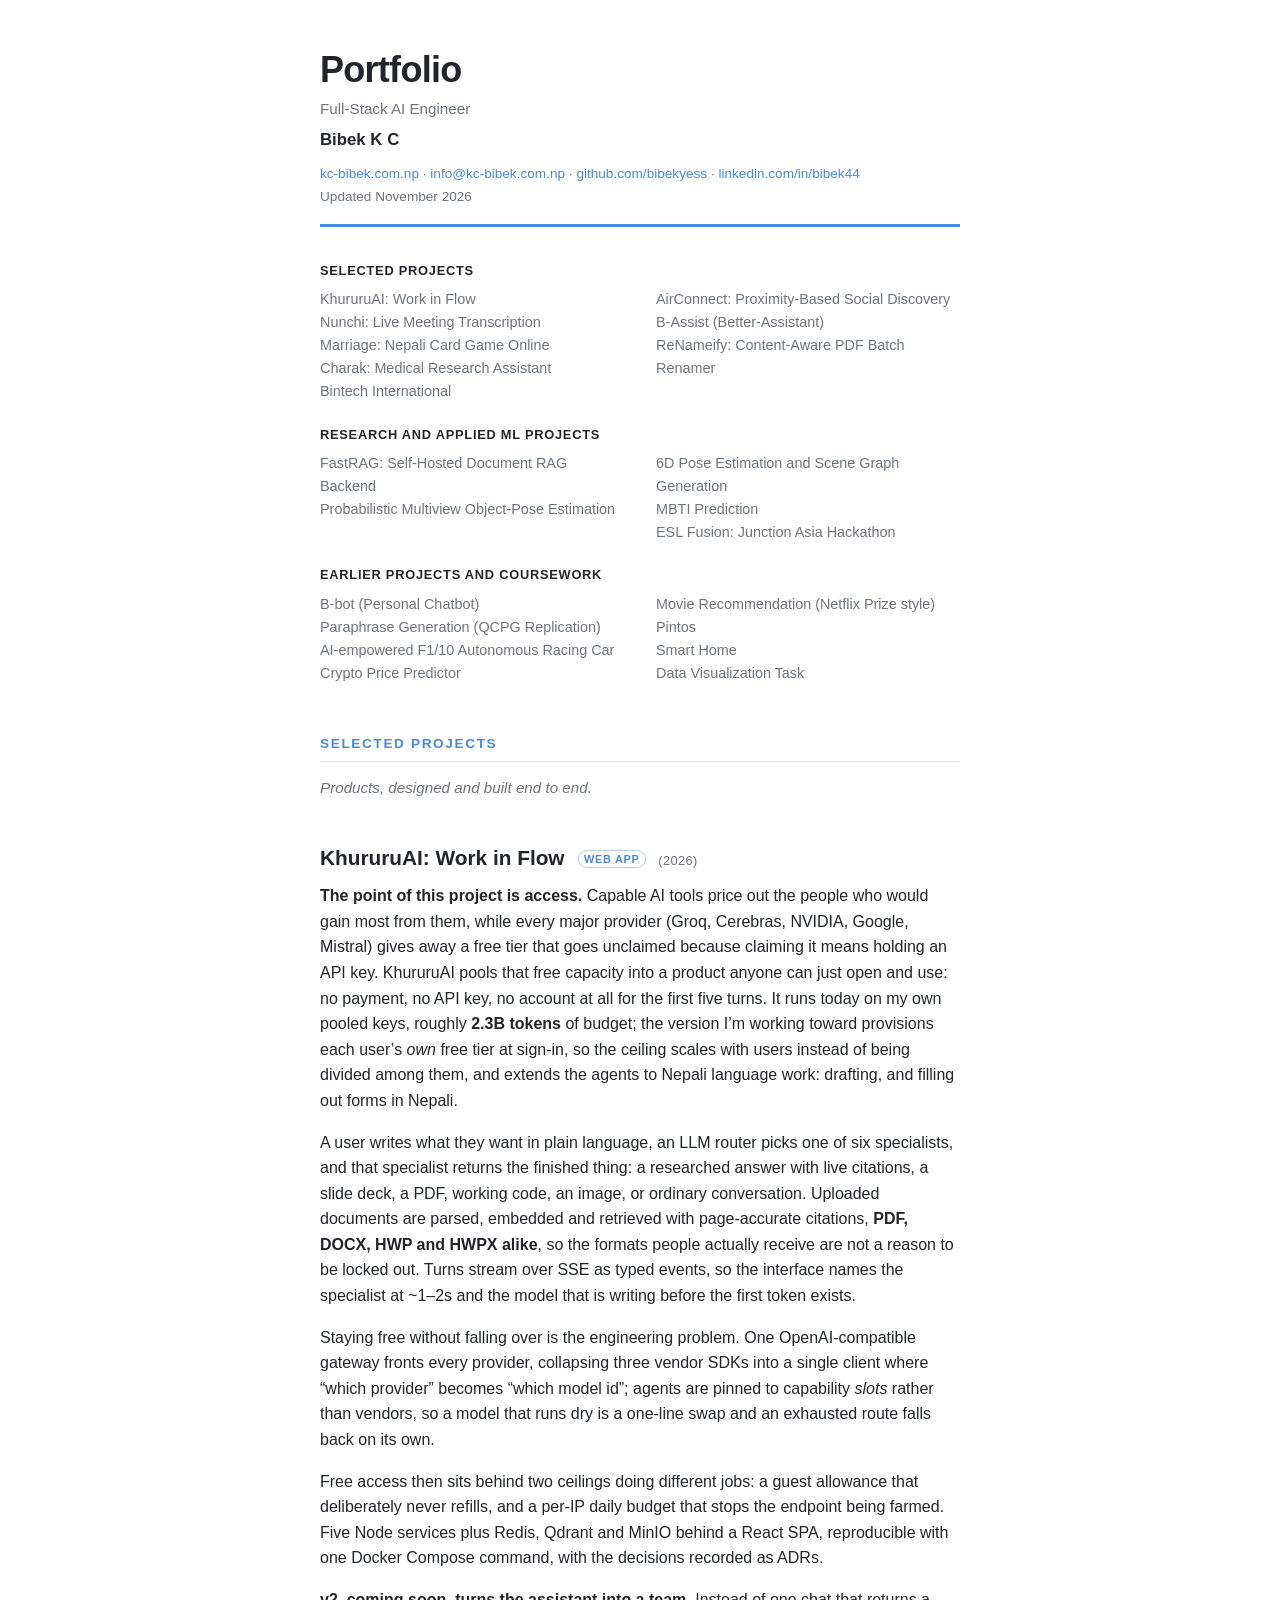
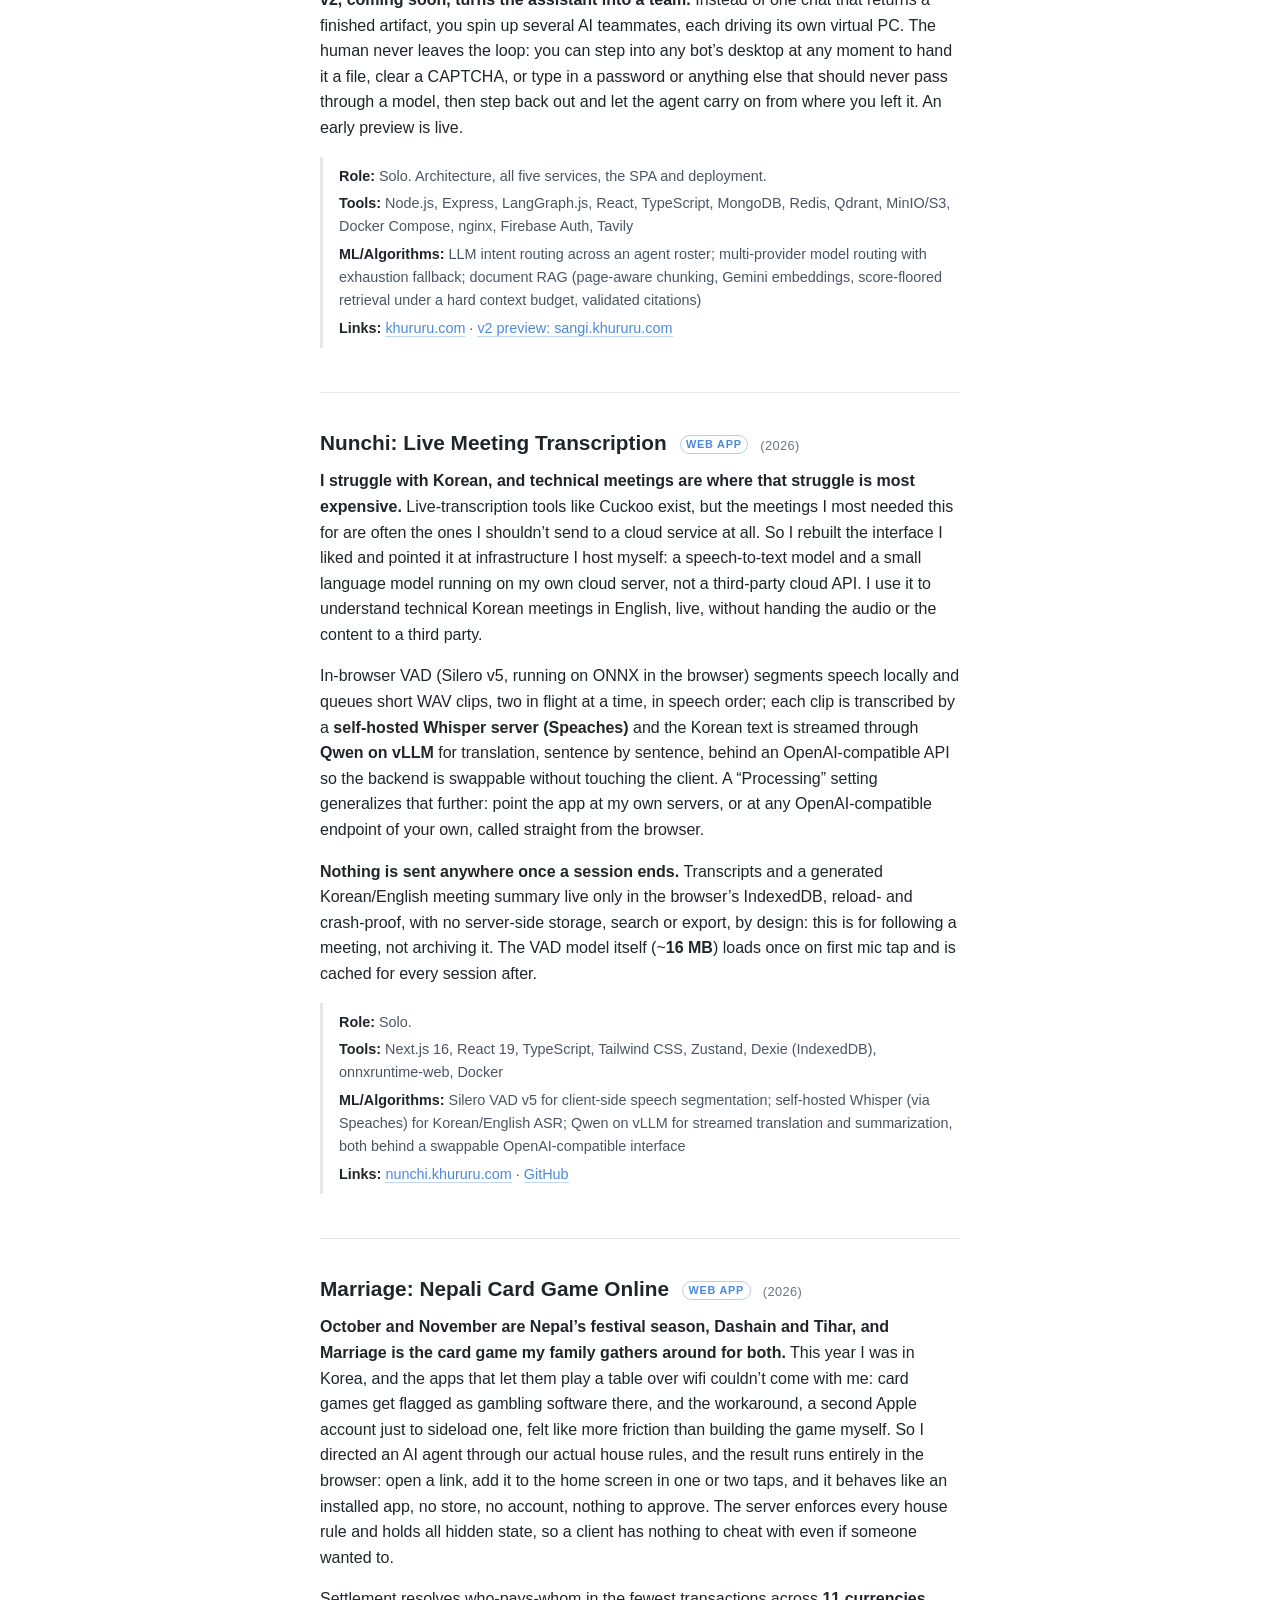
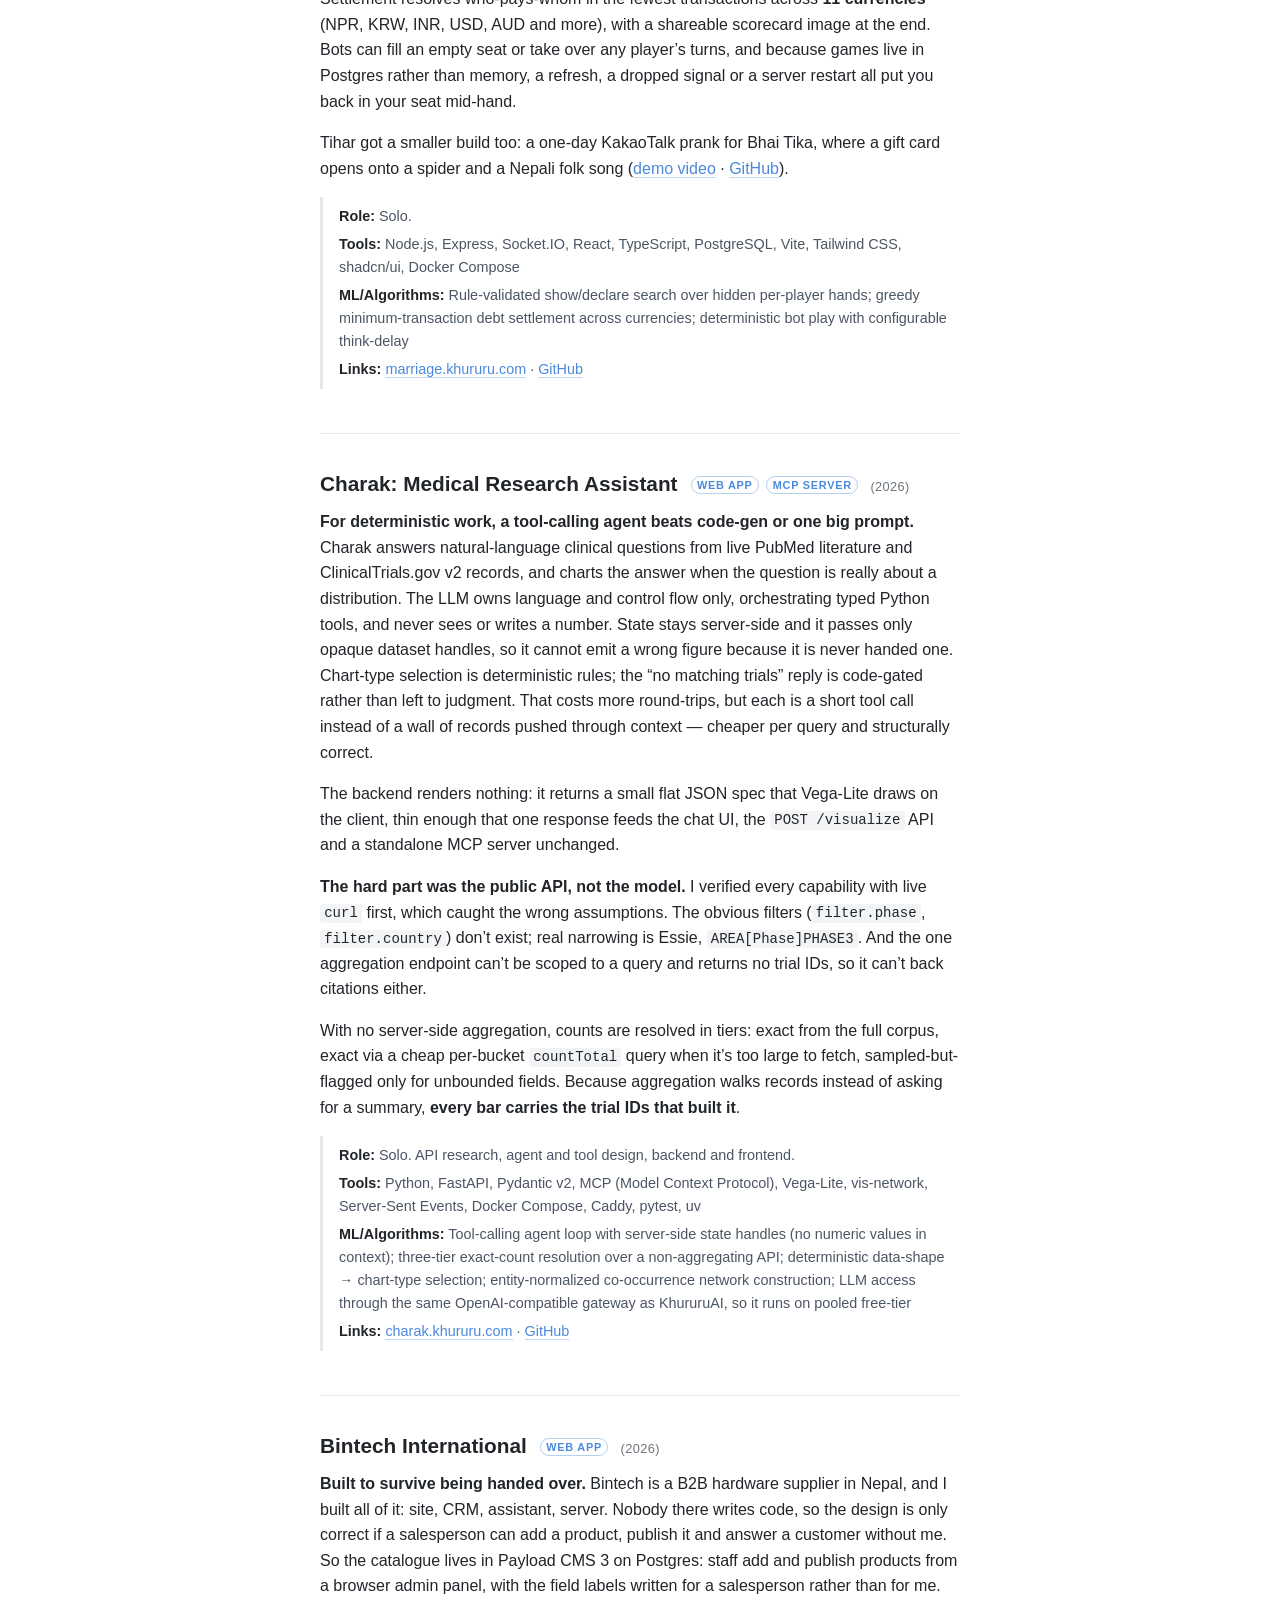
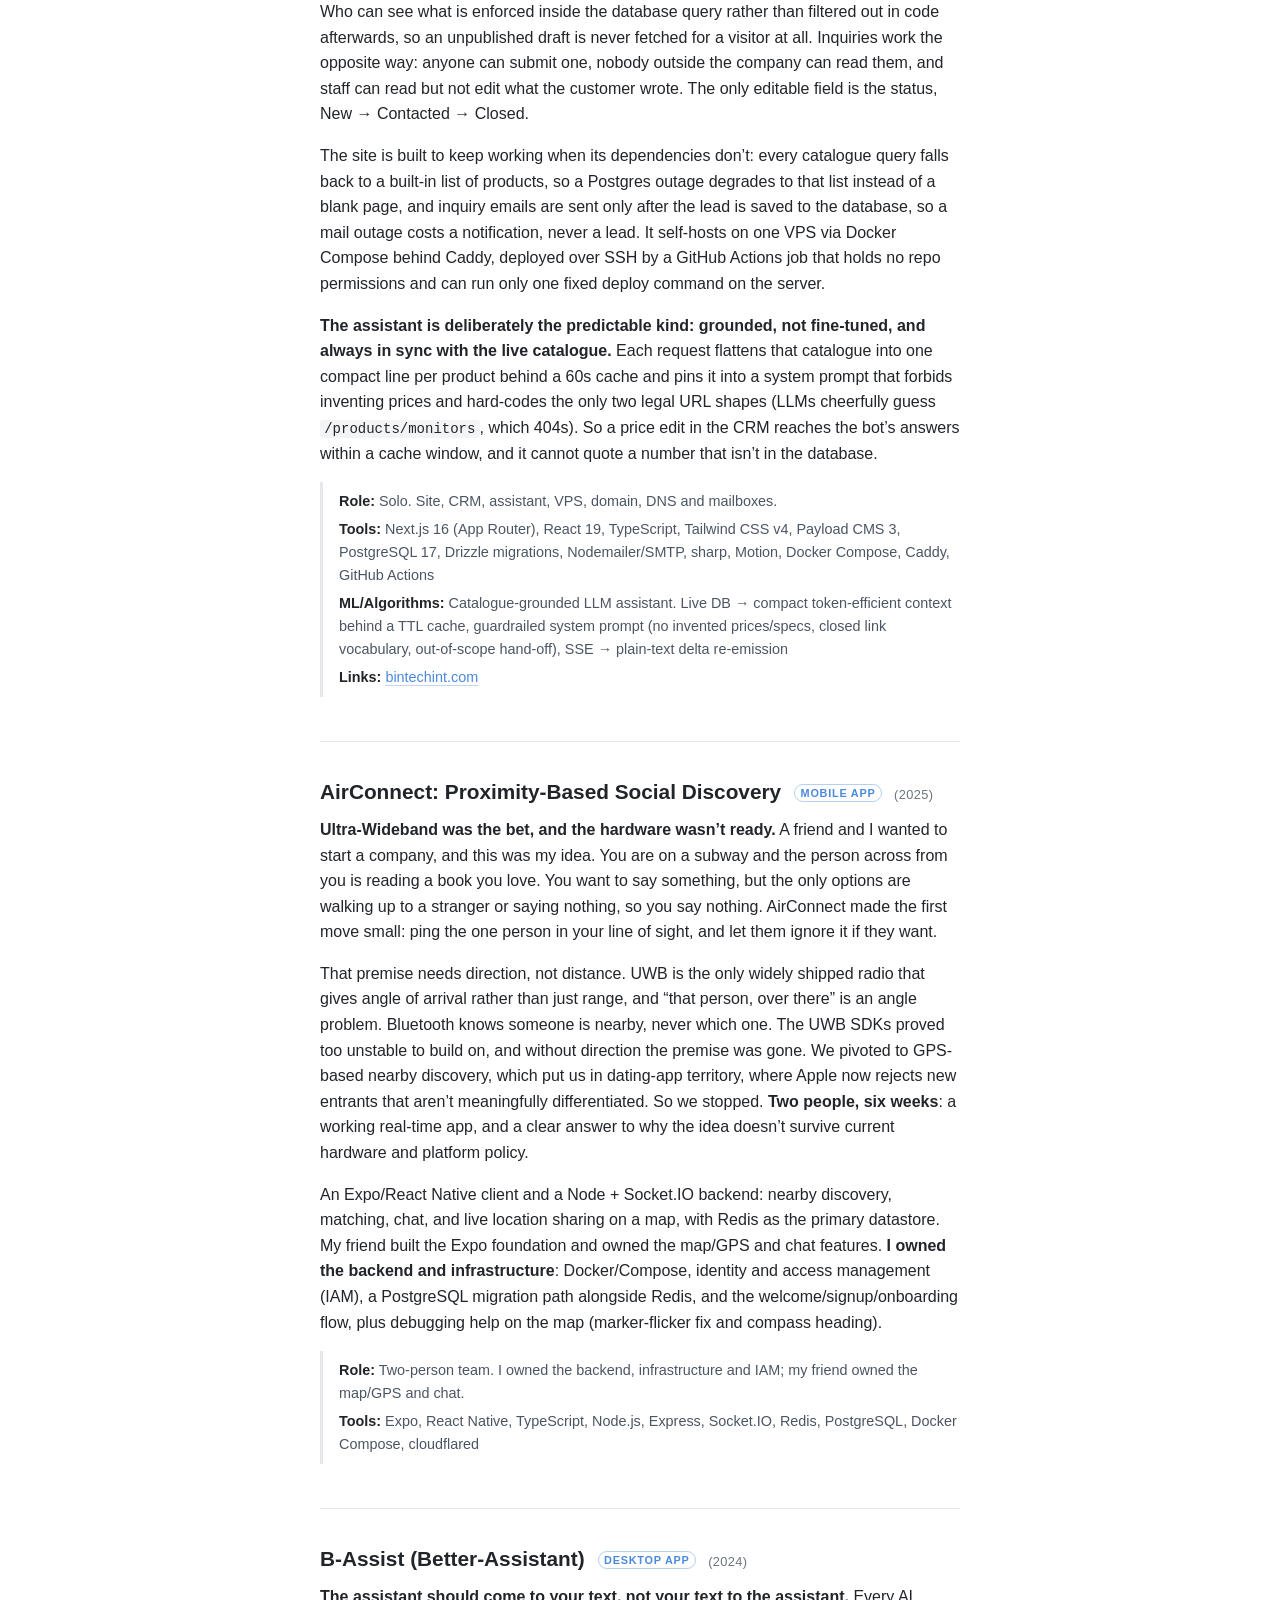
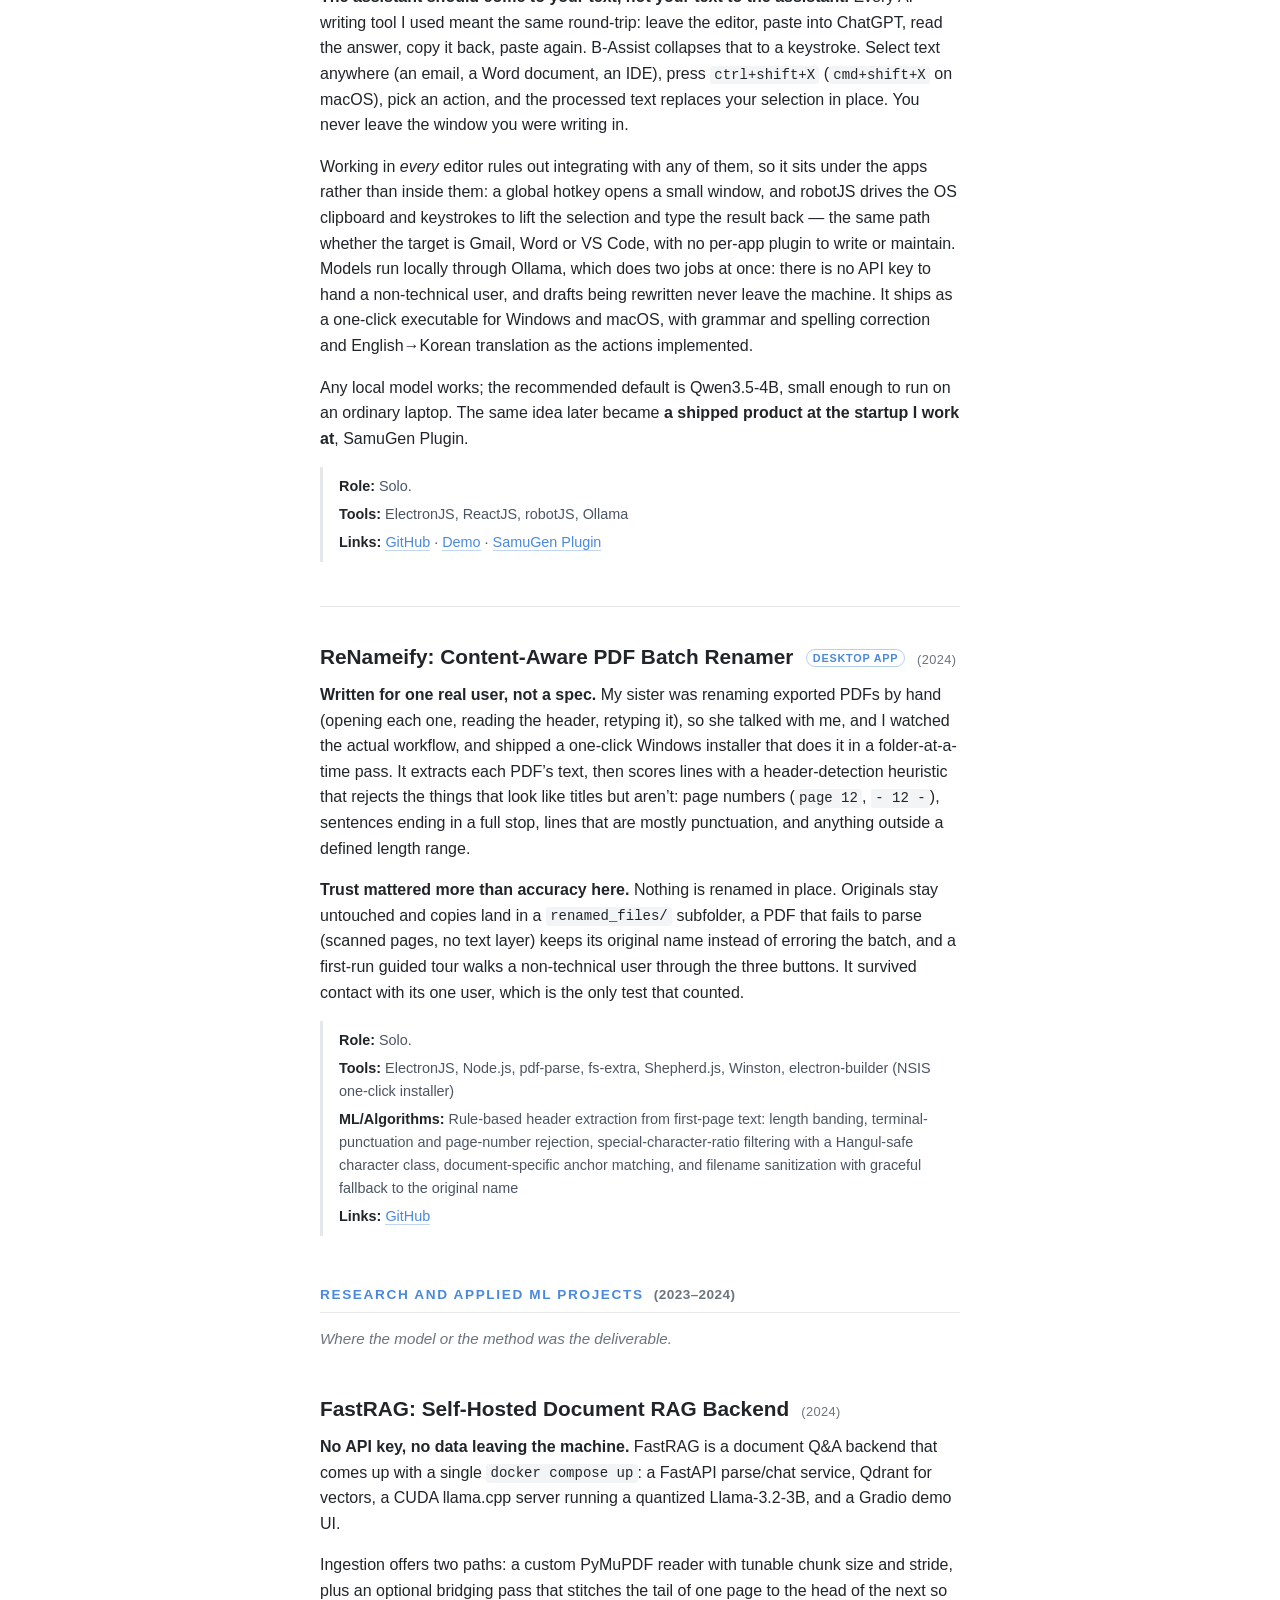
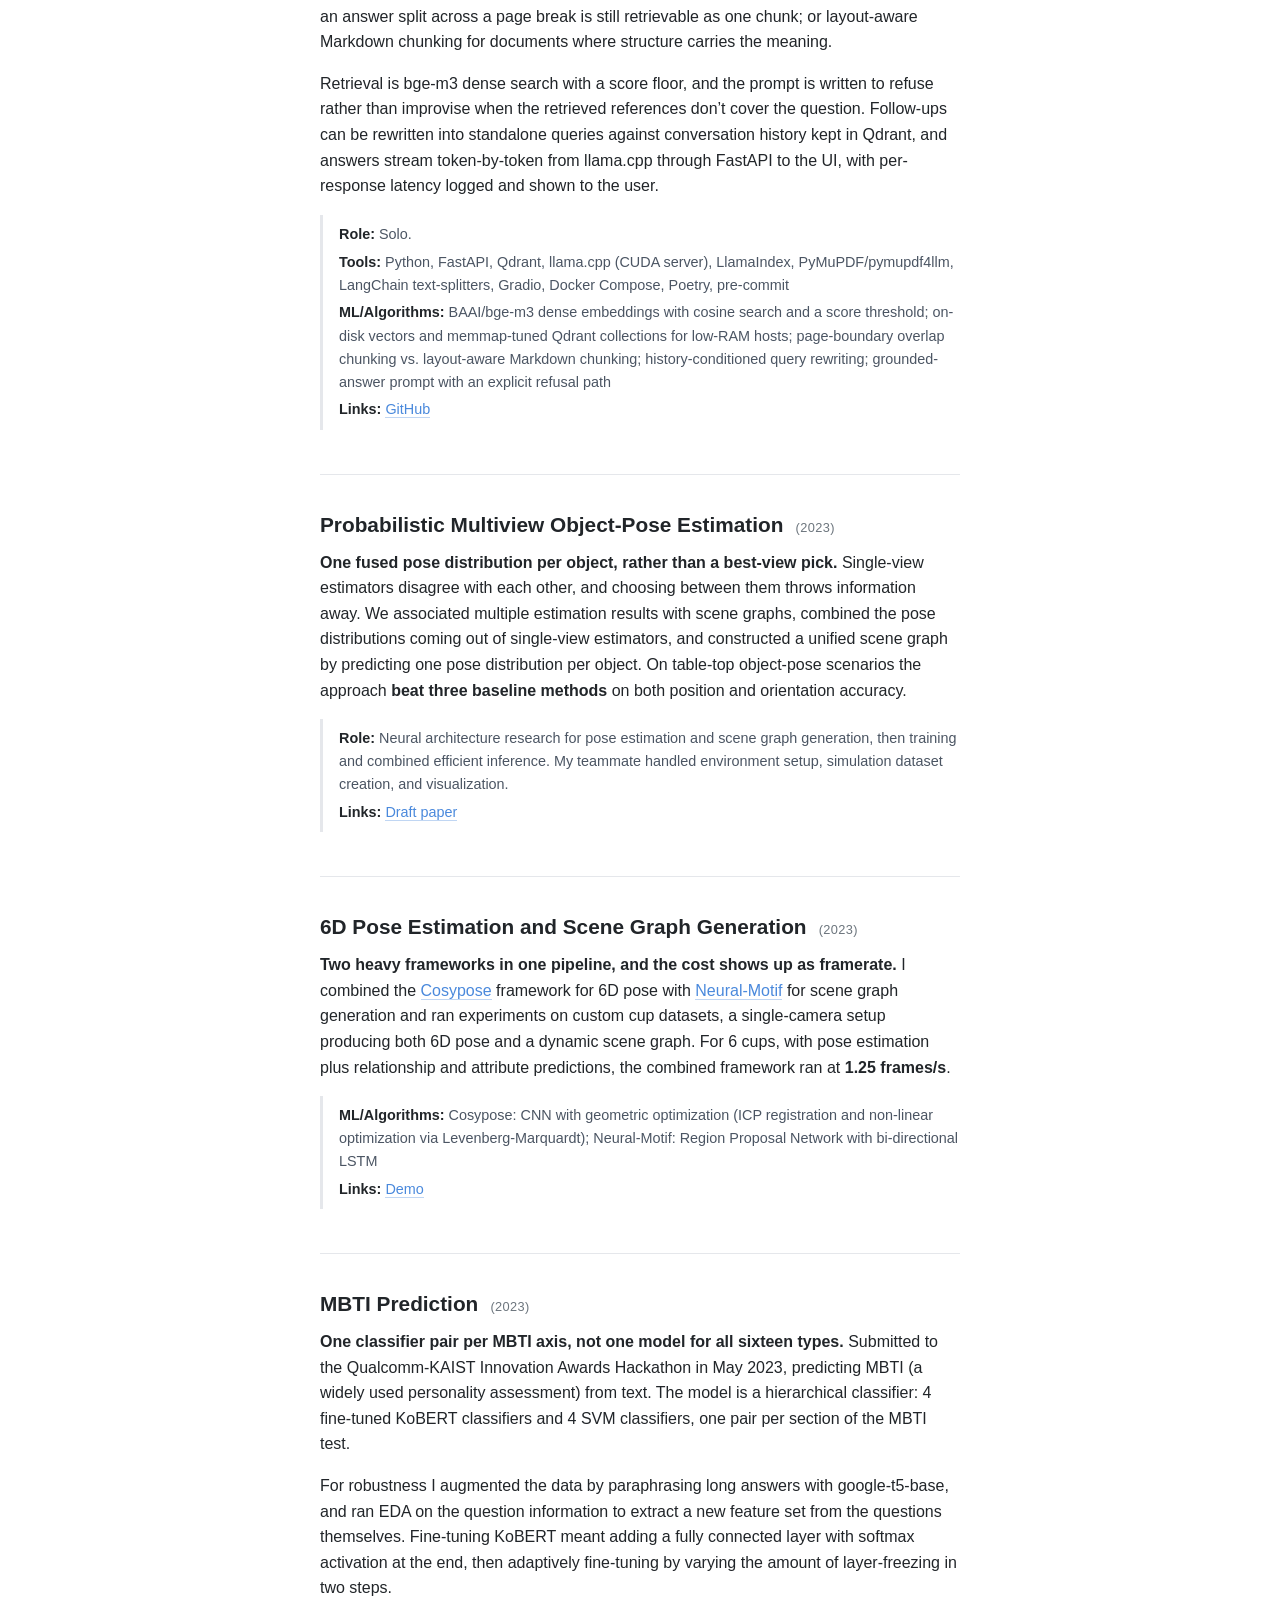
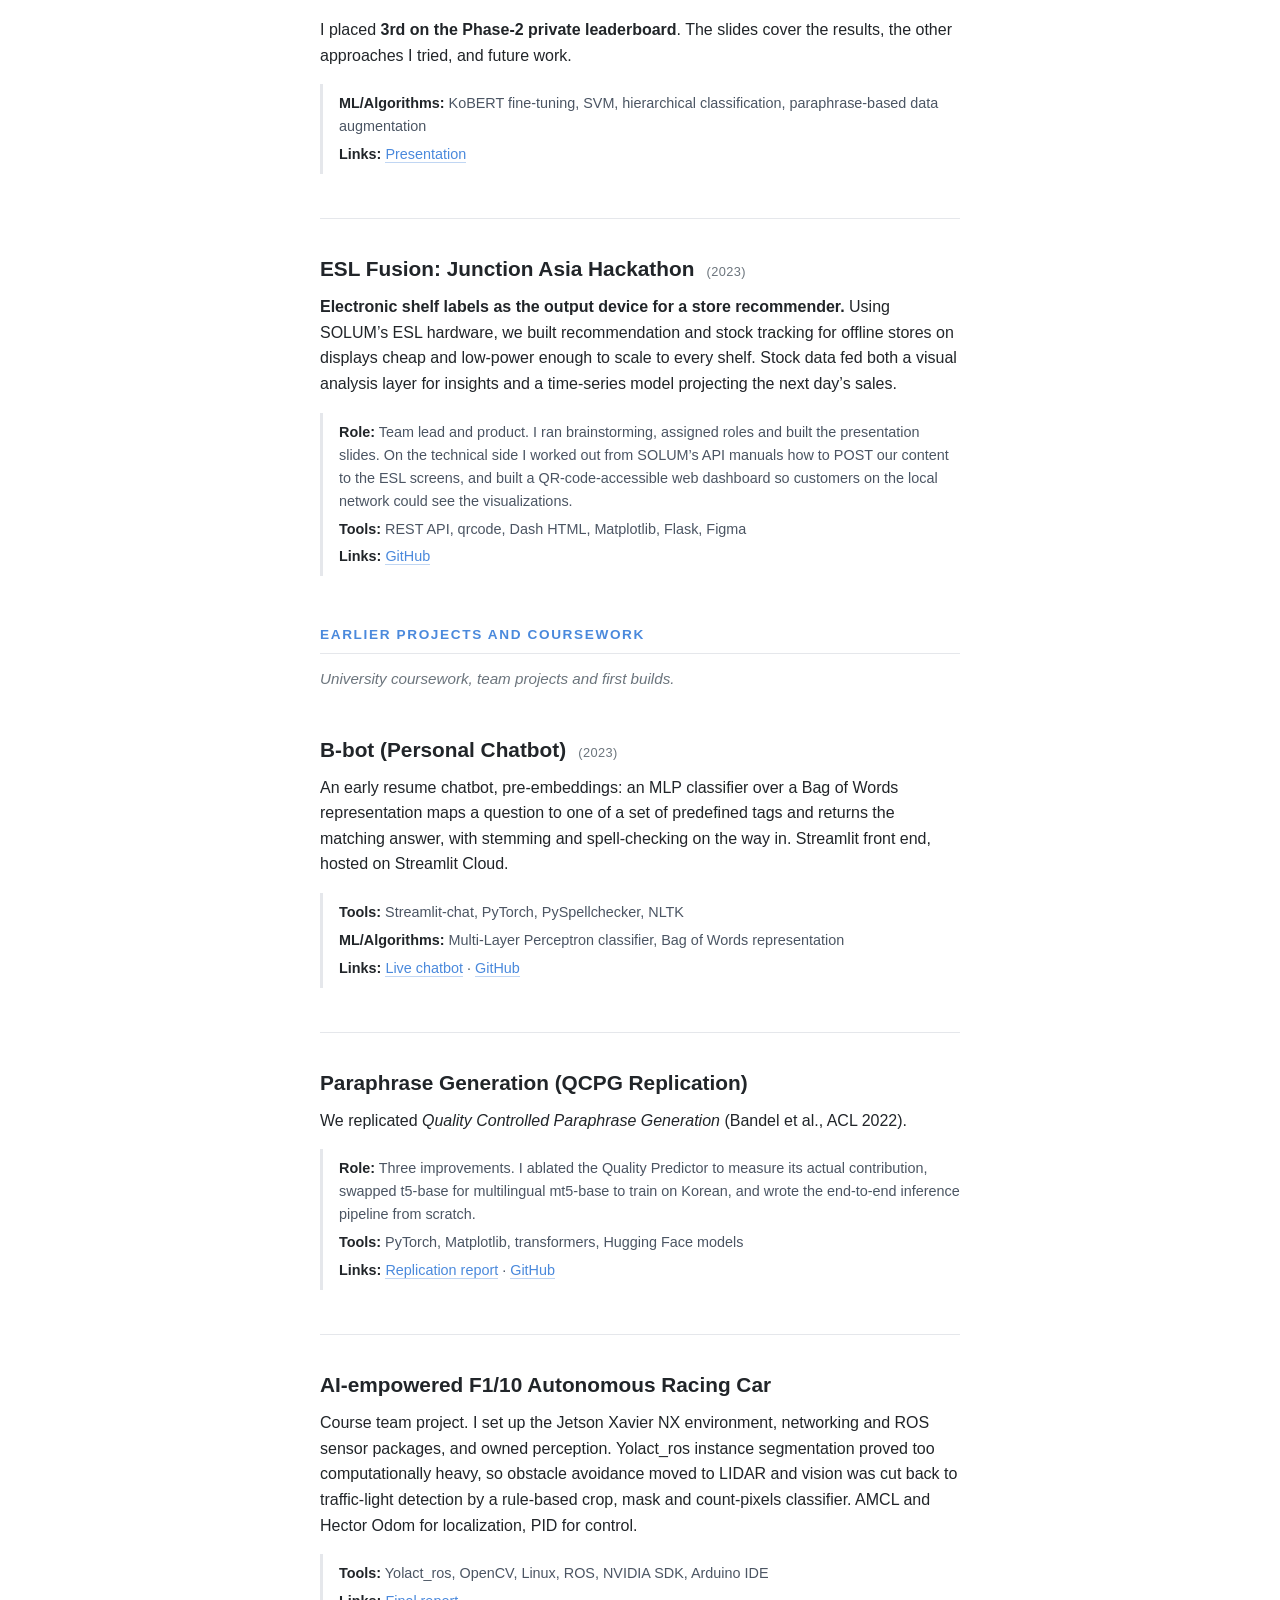
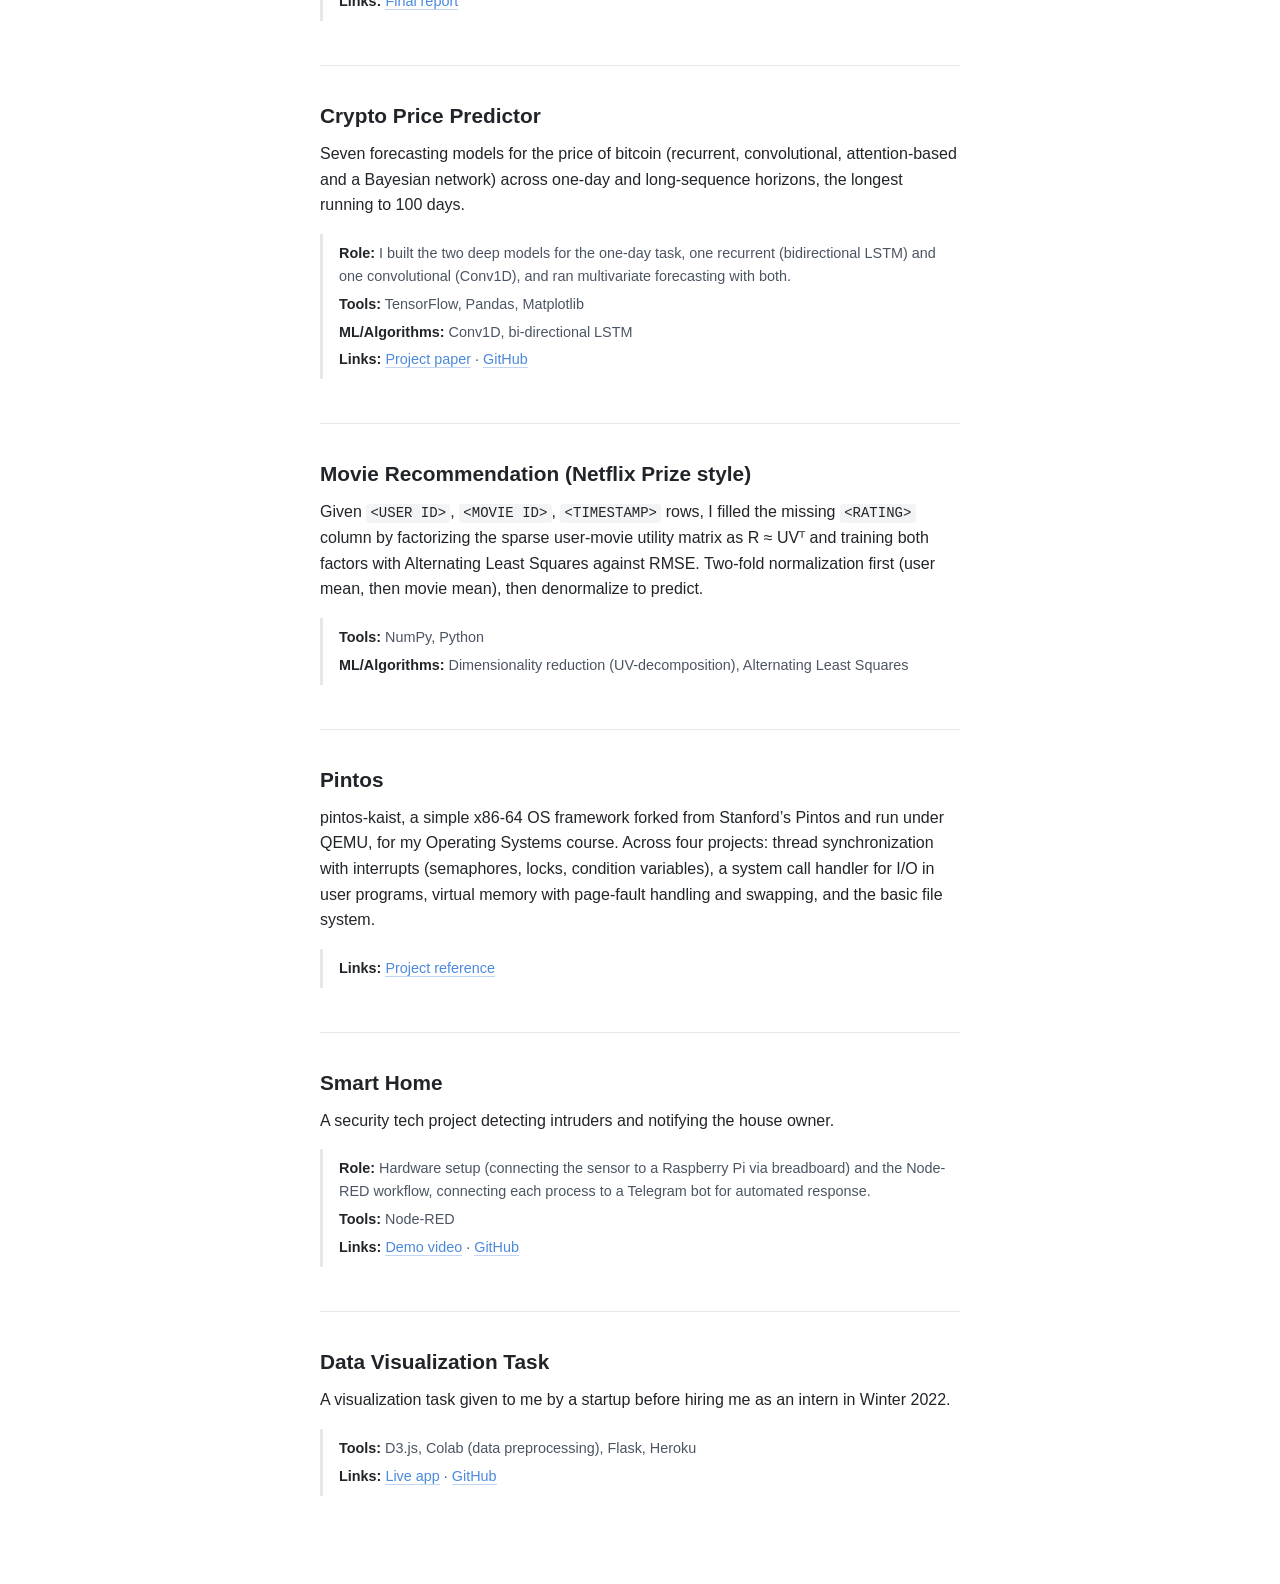
<file: portfolio.html>
<!DOCTYPE html>
<html xmlns="http://www.w3.org/1999/xhtml" lang="en" xml:lang="en">
<head>
  <meta charset="utf-8" />
  <meta name="generator" content="pandoc" />
  <meta name="viewport" content="width=device-width, initial-scale=1.0, user-scalable=yes" />
  <meta name="author" content="Bibek K C" />
  <title>Portfolio</title>
  <style>
    /* Default styles provided by pandoc.
    ** See https://pandoc.org/MANUAL.html#variables-for-html for config info.
    */
    code{white-space: pre-wrap;}
    span.smallcaps{font-variant: small-caps;}
    div.columns{display: flex; gap: min(4vw, 1.5em);}
    div.column{flex: auto; overflow-x: auto;}
    div.hanging-indent{margin-left: 1.5em; text-indent: -1.5em;}
    /* The extra [class] is a hack that increases specificity enough to
       override a similar rule in reveal.js */
    ul.task-list[class]{list-style: none;}
    ul.task-list li input[type="checkbox"] {
      font-size: inherit;
      width: 0.8em;
      margin: 0 0.8em 0.2em -1.6em;
      vertical-align: middle;
    }
    .display.math{display: block; text-align: center; margin: 0.5rem auto;}
  </style>
  <link rel="stylesheet" href="css/portfolio.css" />
</head>
<body>
<header id="title-block-header">
<h1 class="title">Portfolio</h1>
<p class="subtitle">Full-Stack AI Engineer</p>
<p class="author">Bibek K C</p>
<p class="date"><a href="https://kc-bibek.com.np">kc-bibek.com.np</a> ·
<a
href="mailto:info@kc-bibek.com.np"><span>info@kc-bibek.com.np</span></a>
· <a href="https://github.com/bibekyess">github.com/bibekyess</a> · <a
href="https://www.linkedin.com/in/bibek44">linkedin.com/in/bibek44</a><br />Updated
November 2026</p>
</header>
<nav id="TOC" role="doc-toc">
<ul>
<li><a href="#selected-projects" id="toc-selected-projects">Selected
Projects</a>
<ul>
<li><a href="#khururuai-work-in-flow-web-app-2026"
id="toc-khururuai-work-in-flow-web-app-2026">KhururuAI: Work in Flow
<span class="tag">Web app</span>
<span class="year">(2026)</span></a></li>
<li><a href="#nunchi-live-meeting-transcription-web-app-2026"
id="toc-nunchi-live-meeting-transcription-web-app-2026">Nunchi: Live
Meeting Transcription <span class="tag">Web app</span>
<span class="year">(2026)</span></a></li>
<li><a href="#marriage-nepali-card-game-online-web-app-2026"
id="toc-marriage-nepali-card-game-online-web-app-2026">Marriage: Nepali
Card Game Online <span class="tag">Web app</span>
<span class="year">(2026)</span></a></li>
<li><a href="#charak-medical-research-assistant-web-appmcp-server-2026"
id="toc-charak-medical-research-assistant-web-appmcp-server-2026">Charak:
Medical Research Assistant <span class="tag">Web
app</span><span class="tag">MCP server</span>
<span class="year">(2026)</span></a></li>
<li><a href="#bintech-international-web-app-2026"
id="toc-bintech-international-web-app-2026">Bintech International
<span class="tag">Web app</span>
<span class="year">(2026)</span></a></li>
<li><a
href="#airconnect-proximity-based-social-discovery-mobile-app-2025"
id="toc-airconnect-proximity-based-social-discovery-mobile-app-2025">AirConnect:
Proximity-Based Social Discovery <span class="tag">Mobile app</span>
<span class="year">(2025)</span></a></li>
<li><a href="#b-assist-better-assistant-desktop-app-2024"
id="toc-b-assist-better-assistant-desktop-app-2024">B-Assist
(Better-Assistant) <span class="tag">Desktop app</span>
<span class="year">(2024)</span></a></li>
<li><a
href="#renameify-content-aware-pdf-batch-renamer-desktop-app-2024"
id="toc-renameify-content-aware-pdf-batch-renamer-desktop-app-2024">ReNameify:
Content-Aware PDF Batch Renamer <span class="tag">Desktop app</span>
<span class="year">(2024)</span></a></li>
</ul></li>
<li><a href="#research-and-applied-ml-projects-20232024"
id="toc-research-and-applied-ml-projects-20232024">Research and Applied
ML Projects <span class="year">(2023–2024)</span></a>
<ul>
<li><a href="#fastrag-self-hosted-document-rag-backend-2024"
id="toc-fastrag-self-hosted-document-rag-backend-2024">FastRAG:
Self-Hosted Document RAG Backend
<span class="year">(2024)</span></a></li>
<li><a href="#probabilistic-multiview-object-pose-estimation-2023"
id="toc-probabilistic-multiview-object-pose-estimation-2023">Probabilistic
Multiview Object-Pose Estimation
<span class="year">(2023)</span></a></li>
<li><a href="#6d-pose-estimation-and-scene-graph-generation-2023"
id="toc-6d-pose-estimation-and-scene-graph-generation-2023">6D Pose
Estimation and Scene Graph Generation
<span class="year">(2023)</span></a></li>
<li><a href="#mbti-prediction-2023" id="toc-mbti-prediction-2023">MBTI
Prediction <span class="year">(2023)</span></a></li>
<li><a href="#esl-fusion-junction-asia-hackathon-2023"
id="toc-esl-fusion-junction-asia-hackathon-2023">ESL Fusion: Junction
Asia Hackathon <span class="year">(2023)</span></a></li>
</ul></li>
<li><a href="#earlier-projects-and-coursework"
id="toc-earlier-projects-and-coursework">Earlier Projects and
Coursework</a>
<ul>
<li><a href="#b-bot-personal-chatbot-2023"
id="toc-b-bot-personal-chatbot-2023">B-bot (Personal Chatbot)
<span class="year">(2023)</span></a></li>
<li><a href="#paraphrase-generation-qcpg-replication"
id="toc-paraphrase-generation-qcpg-replication">Paraphrase Generation
(QCPG Replication)</a></li>
<li><a href="#ai-empowered-f110-autonomous-racing-car"
id="toc-ai-empowered-f110-autonomous-racing-car">AI-empowered F1/10
Autonomous Racing Car</a></li>
<li><a href="#crypto-price-predictor"
id="toc-crypto-price-predictor">Crypto Price Predictor</a></li>
<li><a href="#movie-recommendation-netflix-prize-style"
id="toc-movie-recommendation-netflix-prize-style">Movie Recommendation
(Netflix Prize style)</a></li>
<li><a href="#pintos" id="toc-pintos">Pintos</a></li>
<li><a href="#smart-home" id="toc-smart-home">Smart Home</a></li>
<li><a href="#data-visualization-task"
id="toc-data-visualization-task">Data Visualization Task</a></li>
</ul></li>
</ul>
</nav>
<!--
SOURCE OF TRUTH. Edit only this file, then run ./build-portfolio.ps1 to regenerate
portfolio.html and portfolio_bibek.pdf. Never edit those two by hand.

Three sections, each newest first: Selected Projects (products built end to end),
Research and Applied ML Projects (the model or the method was the deliverable), and
Earlier Projects and Coursework. A new project goes in the section its artifact fits,
not the one its year suggests.

Template for a new project. Copy this block, keep the field order, drop fields that
don't apply. The HTML comment is metadata: it never appears in the HTML or the PDF.

## Project Name <span class="tag">Web app</span> <span class="year">(2026)</span>
<!~~ year: 2026 | tags: tag-one, tag-two | featured: true ~~>

The spans are what actually render; the comment below them is metadata only. Keep the
year in sync with the comment, and drop the year span entirely for a project whose
year is still unknown (`year: ?`).

Selected Projects carries a form-factor badge as well, because that section is about
shipped products; the other two sections carry the year alone. The badge vocabulary is
a closed set of four, and stays a closed set:

    Web app · Mobile app · Desktop app · MCP server

Two words is the ceiling. Longer than that and it stops reading as a badge and starts
reading as a subtitle, so platform and shape detail ("Windows and macOS", "site plus
CRM") belong in the prose, not in the pill. A project genuinely shipping two artifacts
takes two badges, written adjacent with no space between the spans so the CSS margin
alone sets the gap. Say "Web app", not "Web platform": platform implies an API or SDK
others build on, and invites a question there's no answer to. Don't say "Win32":
these are Electron apps, and the term is both wrong and dated.

House style, so the three sections read as one document:

  * Every project in Selected Projects and Research opens with ONE bold thesis
    sentence: an engineering decision or a finding, never a credit claim. Projects in
    Earlier Projects open with no bold lead at all.
  * No paragraph over ~120 words. Split at the next idea; a wall of text loses the
    30-second skim no matter how good the sentences are.
  * Bold = a thesis or a hard number. Italic = the one word carrying a distinction.
    Never bold a tool name, that is what the Tools row is for.
  * Earlier Projects entries stay under ~60 words including the Role line. That
    section exists to show breadth, not to be read.
  * At least one concrete number per Selected project.
  * A colon separates a project name from its tagline, never an em dash.
  * Em dashes are rationed: a handful in the whole document, none of them
    decorative. At any real density they read as machine-written, and the
    substitute is almost always a comma, a colon, or a full stop. Note the build
    runs pandoc with `+smart`, so a literal `---` in this file becomes one too.

One to three paragraphs of prose. What it is, what you did, what came out of it.

- **Role:** Solo, or name the split on a team project. Stated on every Selected project.
- **Tools:** comma, separated, list
- **ML/Algorithms:** only if there's a real algorithm worth naming
- **Links:** [Label](url) · [Label](url)
-->

<h1 id="selected-projects">Selected Projects</h1>
<p><em>Products, designed and built end to end.</em></p>
<h2 id="khururuai-work-in-flow-web-app-2026">KhururuAI: Work in Flow
<span class="tag">Web app</span> <span class="year">(2026)</span></h2>
<!-- year: 2026 | tags: agentic-ai, llm, langgraph, rag, microservices | featured: true -->

<p><strong>The point of this project is access.</strong> Capable AI
tools price out the people who would gain most from them, while every
major provider (Groq, Cerebras, NVIDIA, Google, Mistral) gives away a
free tier that goes unclaimed because claiming it means holding an API
key. KhururuAI pools that free capacity into a product anyone can just
open and use: no payment, no API key, no account at all for the first
five turns. It runs today on my own pooled keys, roughly <strong>2.3B
tokens</strong> of budget; the version I’m working toward provisions
each user’s <em>own</em> free tier at sign-in, so the ceiling scales
with users instead of being divided among them, and extends the agents
to Nepali language work: drafting, and filling out forms in Nepali.</p>
<p>A user writes what they want in plain language, an LLM router picks
one of six specialists, and that specialist returns the finished thing:
a researched answer with live citations, a slide deck, a PDF, working
code, an image, or ordinary conversation. Uploaded documents are parsed,
embedded and retrieved with page-accurate citations, <strong>PDF, DOCX,
HWP and HWPX alike</strong>, so the formats people actually receive are
not a reason to be locked out. Turns stream over SSE as typed events, so
the interface names the specialist at ~1–2s and the model that is
writing before the first token exists.</p>
<p>Staying free without falling over is the engineering problem. One
OpenAI-compatible gateway fronts every provider, collapsing three vendor
SDKs into a single client where “which provider” becomes “which model
id”; agents are pinned to capability <em>slots</em> rather than vendors,
so a model that runs dry is a one-line swap and an exhausted route falls
back on its own.</p>
<p>Free access then sits behind two ceilings doing different jobs: a
guest allowance that deliberately never refills, and a per-IP daily
budget that stops the endpoint being farmed. Five Node services plus
Redis, Qdrant and MinIO behind a React SPA, reproducible with one Docker
Compose command, with the decisions recorded as ADRs.</p>
<p><strong>v2, coming soon, turns the assistant into a team.</strong>
Instead of one chat that returns a finished artifact, you spin up
several AI teammates, each driving its own virtual PC. The human never
leaves the loop: you can step into any bot’s desktop at any moment to
hand it a file, clear a CAPTCHA, or type in a password or anything else
that should never pass through a model, then step back out and let the
agent carry on from where you left it. An early preview is live.</p>
<ul>
<li><strong>Role:</strong> Solo. Architecture, all five services, the
SPA and deployment.</li>
<li><strong>Tools:</strong> Node.js, Express, LangGraph.js, React,
TypeScript, MongoDB, Redis, Qdrant, MinIO/S3, Docker Compose, nginx,
Firebase Auth, Tavily</li>
<li><strong>ML/Algorithms:</strong> LLM intent routing across an agent
roster; multi-provider model routing with exhaustion fallback; document
RAG (page-aware chunking, Gemini embeddings, score-floored retrieval
under a hard context budget, validated citations)</li>
<li><strong>Links:</strong> <a
href="https://khururu.com">khururu.com</a> · <a
href="https://sangi.khururu.com">v2 preview: sangi.khururu.com</a></li>
</ul>
<h2 id="nunchi-live-meeting-transcription-web-app-2026">Nunchi: Live
Meeting Transcription <span class="tag">Web app</span>
<span class="year">(2026)</span></h2>
<!-- year: 2026 | tags: speech-to-text, llm, translation, self-hosted, privacy, vad | featured: true -->

<p><strong>I struggle with Korean, and technical meetings are where that
struggle is most expensive.</strong> Live-transcription tools like
Cuckoo exist, but the meetings I most needed this for are often the ones
I shouldn’t send to a cloud service at all. So I rebuilt the interface I
liked and pointed it at infrastructure I host myself: a speech-to-text
model and a small language model running on my own cloud server, not a
third-party cloud API. I use it to understand technical Korean meetings
in English, live, without handing the audio or the content to a third
party.</p>
<p>In-browser VAD (Silero v5, running on ONNX in the browser) segments
speech locally and queues short WAV clips, two in flight at a time, in
speech order; each clip is transcribed by a <strong>self-hosted Whisper
server (Speaches)</strong> and the Korean text is streamed through
<strong>Qwen on vLLM</strong> for translation, sentence by sentence,
behind an OpenAI-compatible API so the backend is swappable without
touching the client. A “Processing” setting generalizes that further:
point the app at my own servers, or at any OpenAI-compatible endpoint of
your own, called straight from the browser.</p>
<p><strong>Nothing is sent anywhere once a session ends.</strong>
Transcripts and a generated Korean/English meeting summary live only in
the browser’s IndexedDB, reload- and crash-proof, with no server-side
storage, search or export, by design: this is for following a meeting,
not archiving it. The VAD model itself (~<strong>16 MB</strong>) loads
once on first mic tap and is cached for every session after.</p>
<ul>
<li><strong>Role:</strong> Solo.</li>
<li><strong>Tools:</strong> Next.js 16, React 19, TypeScript, Tailwind
CSS, Zustand, Dexie (IndexedDB), onnxruntime-web, Docker</li>
<li><strong>ML/Algorithms:</strong> Silero VAD v5 for client-side speech
segmentation; self-hosted Whisper (via Speaches) for Korean/English ASR;
Qwen on vLLM for streamed translation and summarization, both behind a
swappable OpenAI-compatible interface</li>
<li><strong>Links:</strong> <a
href="https://nunchi.khururu.com">nunchi.khururu.com</a> · <a
href="https://github.com/bibekyess/nunchi">GitHub</a></li>
</ul>
<h2 id="marriage-nepali-card-game-online-web-app-2026">Marriage: Nepali
Card Game Online <span class="tag">Web app</span>
<span class="year">(2026)</span></h2>
<!-- year: 2026 | tags: realtime, socket-io, postgres, game-engine, pwa | featured: true -->

<p><strong>October and November are Nepal’s festival season, Dashain and
Tihar, and Marriage is the card game my family gathers around for
both.</strong> This year I was in Korea, and the apps that let them play
a table over wifi couldn’t come with me: card games get flagged as
gambling software there, and the workaround, a second Apple account just
to sideload one, felt like more friction than building the game myself.
So I directed an AI agent through our actual house rules, and the result
runs entirely in the browser: open a link, add it to the home screen in
one or two taps, and it behaves like an installed app, no store, no
account, nothing to approve. The server enforces every house rule and
holds all hidden state, so a client has nothing to cheat with even if
someone wanted to.</p>
<p>Settlement resolves who-pays-whom in the fewest transactions across
<strong>11 currencies</strong> (NPR, KRW, INR, USD, AUD and more), with
a shareable scorecard image at the end. Bots can fill an empty seat or
take over any player’s turns, and because games live in Postgres rather
than memory, a refresh, a dropped signal or a server restart all put you
back in your seat mid-hand.</p>
<p>Tihar got a smaller build too: a one-day KakaoTalk prank for Bhai
Tika, where a gift card opens onto a spider and a Nepali folk song (<a
href="https://github.com/bibekyess/happy-tihar/blob/main/videos/demo/tihar-prank-cards-portfolio-reel.mp4">demo
video</a> · <a
href="https://github.com/bibekyess/happy-tihar">GitHub</a>).</p>
<ul>
<li><strong>Role:</strong> Solo.</li>
<li><strong>Tools:</strong> Node.js, Express, Socket.IO, React,
TypeScript, PostgreSQL, Vite, Tailwind CSS, shadcn/ui, Docker
Compose</li>
<li><strong>ML/Algorithms:</strong> Rule-validated show/declare search
over hidden per-player hands; greedy minimum-transaction debt settlement
across currencies; deterministic bot play with configurable
think-delay</li>
<li><strong>Links:</strong> <a
href="https://marriage.khururu.com">marriage.khururu.com</a> · <a
href="https://github.com/bibekyess/marriage-card-game">GitHub</a></li>
</ul>
<h2
id="charak-medical-research-assistant-web-appmcp-server-2026">Charak:
Medical Research Assistant <span class="tag">Web
app</span><span class="tag">MCP server</span>
<span class="year">(2026)</span></h2>
<!-- year: 2026 | tags: agentic-ai, llm, tool-calling, retrieval, data-viz, mcp, fastapi | featured: true -->

<p><strong>For deterministic work, a tool-calling agent beats code-gen
or one big prompt.</strong> Charak answers natural-language clinical
questions from live PubMed literature and ClinicalTrials.gov v2 records,
and charts the answer when the question is really about a distribution.
The LLM owns language and control flow only, orchestrating typed Python
tools, and never sees or writes a number. State stays server-side and it
passes only opaque dataset handles, so it cannot emit a wrong figure
because it is never handed one. Chart-type selection is deterministic
rules; the “no matching trials” reply is code-gated rather than left to
judgment. That costs more round-trips, but each is a short tool call
instead of a wall of records pushed through context — cheaper per query
and structurally correct.</p>
<p>The backend renders nothing: it returns a small flat JSON spec that
Vega-Lite draws on the client, thin enough that one response feeds the
chat UI, the <code>POST /visualize</code> API and a standalone MCP
server unchanged.</p>
<p><strong>The hard part was the public API, not the model.</strong> I
verified every capability with live <code>curl</code> first, which
caught the wrong assumptions. The obvious filters
(<code>filter.phase</code>, <code>filter.country</code>) don’t exist;
real narrowing is Essie, <code>AREA[Phase]PHASE3</code>. And the one
aggregation endpoint can’t be scoped to a query and returns no trial
IDs, so it can’t back citations either.</p>
<p>With no server-side aggregation, counts are resolved in tiers: exact
from the full corpus, exact via a cheap per-bucket
<code>countTotal</code> query when it’s too large to fetch,
sampled-but-flagged only for unbounded fields. Because aggregation walks
records instead of asking for a summary, <strong>every bar carries the
trial IDs that built it</strong>.</p>
<ul>
<li><strong>Role:</strong> Solo. API research, agent and tool design,
backend and frontend.</li>
<li><strong>Tools:</strong> Python, FastAPI, Pydantic v2, MCP (Model
Context Protocol), Vega-Lite, vis-network, Server-Sent Events, Docker
Compose, Caddy, pytest, uv</li>
<li><strong>ML/Algorithms:</strong> Tool-calling agent loop with
server-side state handles (no numeric values in context); three-tier
exact-count resolution over a non-aggregating API; deterministic
data-shape → chart-type selection; entity-normalized co-occurrence
network construction; LLM access through the same OpenAI-compatible
gateway as KhururuAI, so it runs on pooled free-tier</li>
<li><strong>Links:</strong> <a
href="https://charak.khururu.com">charak.khururu.com</a> · <a
href="https://github.com/bibekyess/Query-to-Visualization">GitHub</a></li>
</ul>
<h2 id="bintech-international-web-app-2026">Bintech International
<span class="tag">Web app</span> <span class="year">(2026)</span></h2>
<!-- year: 2026 | tags: full-stack, nextjs, payload-cms, llm, self-hosted, devops | featured: true -->

<p><strong>Built to survive being handed over.</strong> Bintech is a B2B
hardware supplier in Nepal, and I built all of it: site, CRM, assistant,
server. Nobody there writes code, so the design is only correct if a
salesperson can add a product, publish it and answer a customer without
me. So the catalogue lives in Payload CMS 3 on Postgres: staff add and
publish products from a browser admin panel, with the field labels
written for a salesperson rather than for me. Who can see what is
enforced inside the database query rather than filtered out in code
afterwards, so an unpublished draft is never fetched for a visitor at
all. Inquiries work the opposite way: anyone can submit one, nobody
outside the company can read them, and staff can read but not edit what
the customer wrote. The only editable field is the status, New →
Contacted → Closed.</p>
<p>The site is built to keep working when its dependencies don’t: every
catalogue query falls back to a built-in list of products, so a Postgres
outage degrades to that list instead of a blank page, and inquiry emails
are sent only after the lead is saved to the database, so a mail outage
costs a notification, never a lead. It self-hosts on one VPS via Docker
Compose behind Caddy, deployed over SSH by a GitHub Actions job that
holds no repo permissions and can run only one fixed deploy command on
the server.</p>
<p><strong>The assistant is deliberately the predictable kind: grounded,
not fine-tuned, and always in sync with the live catalogue.</strong>
Each request flattens that catalogue into one compact line per product
behind a 60s cache and pins it into a system prompt that forbids
inventing prices and hard-codes the only two legal URL shapes (LLMs
cheerfully guess <code>/products/monitors</code>, which 404s). So a
price edit in the CRM reaches the bot’s answers within a cache window,
and it cannot quote a number that isn’t in the database.</p>
<ul>
<li><strong>Role:</strong> Solo. Site, CRM, assistant, VPS, domain, DNS
and mailboxes.</li>
<li><strong>Tools:</strong> Next.js 16 (App Router), React 19,
TypeScript, Tailwind CSS v4, Payload CMS 3, PostgreSQL 17, Drizzle
migrations, Nodemailer/SMTP, sharp, Motion, Docker Compose, Caddy,
GitHub Actions</li>
<li><strong>ML/Algorithms:</strong> Catalogue-grounded LLM assistant.
Live DB → compact token-efficient context behind a TTL cache,
guardrailed system prompt (no invented prices/specs, closed link
vocabulary, out-of-scope hand-off), SSE → plain-text delta
re-emission</li>
<li><strong>Links:</strong> <a
href="https://bintechint.com">bintechint.com</a></li>
</ul>
<h2
id="airconnect-proximity-based-social-discovery-mobile-app-2025">AirConnect:
Proximity-Based Social Discovery <span class="tag">Mobile app</span>
<span class="year">(2025)</span></h2>
<!-- year: 2025 | tags: mobile, react-native, realtime, backend, redis, docker, product | featured: true -->

<p><strong>Ultra-Wideband was the bet, and the hardware wasn’t
ready.</strong> A friend and I wanted to start a company, and this was
my idea. You are on a subway and the person across from you is reading a
book you love. You want to say something, but the only options are
walking up to a stranger or saying nothing, so you say nothing.
AirConnect made the first move small: ping the one person in your line
of sight, and let them ignore it if they want.</p>
<p>That premise needs direction, not distance. UWB is the only widely
shipped radio that gives angle of arrival rather than just range, and
“that person, over there” is an angle problem. Bluetooth knows someone
is nearby, never which one. The UWB SDKs proved too unstable to build
on, and without direction the premise was gone. We pivoted to GPS-based
nearby discovery, which put us in dating-app territory, where Apple now
rejects new entrants that aren’t meaningfully differentiated. So we
stopped. <strong>Two people, six weeks</strong>: a working real-time
app, and a clear answer to why the idea doesn’t survive current hardware
and platform policy.</p>
<p>An Expo/React Native client and a Node + Socket.IO backend: nearby
discovery, matching, chat, and live location sharing on a map, with
Redis as the primary datastore. My friend built the Expo foundation and
owned the map/GPS and chat features. <strong>I owned the backend and
infrastructure</strong>: Docker/Compose, identity and access management
(IAM), a PostgreSQL migration path alongside Redis, and the
welcome/signup/onboarding flow, plus debugging help on the map
(marker-flicker fix and compass heading).</p>
<ul>
<li><strong>Role:</strong> Two-person team. I owned the backend,
infrastructure and IAM; my friend owned the map/GPS and chat.</li>
<li><strong>Tools:</strong> Expo, React Native, TypeScript, Node.js,
Express, Socket.IO, Redis, PostgreSQL, Docker Compose, cloudflared</li>
</ul>
<h2 id="b-assist-better-assistant-desktop-app-2024">B-Assist
(Better-Assistant) <span class="tag">Desktop app</span>
<span class="year">(2024)</span></h2>
<!-- year: 2024 | tags: desktop-app, llm, electron, on-device | featured: true -->

<p><strong>The assistant should come to your text, not your text to the
assistant.</strong> Every AI writing tool I used meant the same
round-trip: leave the editor, paste into ChatGPT, read the answer, copy
it back, paste again. B-Assist collapses that to a keystroke. Select
text anywhere (an email, a Word document, an IDE), press
<code>ctrl+shift+X</code> (<code>cmd+shift+X</code> on macOS), pick an
action, and the processed text replaces your selection in place. You
never leave the window you were writing in.</p>
<p>Working in <em>every</em> editor rules out integrating with any of
them, so it sits under the apps rather than inside them: a global hotkey
opens a small window, and robotJS drives the OS clipboard and keystrokes
to lift the selection and type the result back — the same path whether
the target is Gmail, Word or VS Code, with no per-app plugin to write or
maintain. Models run locally through Ollama, which does two jobs at
once: there is no API key to hand a non-technical user, and drafts being
rewritten never leave the machine. It ships as a one-click executable
for Windows and macOS, with grammar and spelling correction and
English→Korean translation as the actions implemented.</p>
<p>Any local model works; the recommended default is Qwen3.5-4B, small
enough to run on an ordinary laptop. The same idea later became
<strong>a shipped product at the startup I work at</strong>, SamuGen
Plugin.</p>
<ul>
<li><strong>Role:</strong> Solo.</li>
<li><strong>Tools:</strong> ElectronJS, ReactJS, robotJS, Ollama</li>
<li><strong>Links:</strong> <a
href="https://github.com/bibekyess/B-Assist">GitHub</a> · <a
href="https://github.com/bibekyess/B-Assist/blob/main/src/assets/demo.gif">Demo</a>
· <a href="https://ondevice.neoali.com/samugen-plugin">SamuGen
Plugin</a></li>
</ul>
<h2
id="renameify-content-aware-pdf-batch-renamer-desktop-app-2024">ReNameify:
Content-Aware PDF Batch Renamer <span class="tag">Desktop app</span>
<span class="year">(2024)</span></h2>
<!-- year: 2024 | tags: desktop-app, electron, pdf, heuristics, non-technical-users | featured: true -->

<p><strong>Written for one real user, not a spec.</strong> My sister was
renaming exported PDFs by hand (opening each one, reading the header,
retyping it), so she talked with me, and I watched the actual workflow,
and shipped a one-click Windows installer that does it in a
folder-at-a-time pass. It extracts each PDF’s text, then scores lines
with a header-detection heuristic that rejects the things that look like
titles but aren’t: page numbers (<code>page 12</code>,
<code>- 12 -</code>), sentences ending in a full stop, lines that are
mostly punctuation, and anything outside a defined length range.</p>
<p><strong>Trust mattered more than accuracy here.</strong> Nothing is
renamed in place. Originals stay untouched and copies land in a
<code>renamed_files/</code> subfolder, a PDF that fails to parse
(scanned pages, no text layer) keeps its original name instead of
erroring the batch, and a first-run guided tour walks a non-technical
user through the three buttons. It survived contact with its one user,
which is the only test that counted.</p>
<ul>
<li><strong>Role:</strong> Solo.</li>
<li><strong>Tools:</strong> ElectronJS, Node.js, pdf-parse, fs-extra,
Shepherd.js, Winston, electron-builder (NSIS one-click installer)</li>
<li><strong>ML/Algorithms:</strong> Rule-based header extraction from
first-page text: length banding, terminal-punctuation and page-number
rejection, special-character-ratio filtering with a Hangul-safe
character class, document-specific anchor matching, and filename
sanitization with graceful fallback to the original name</li>
<li><strong>Links:</strong> <a
href="https://github.com/bibekyess/ReNameify">GitHub</a></li>
</ul>
<h1 id="research-and-applied-ml-projects-20232024">Research and Applied
ML Projects <span class="year">(2023–2024)</span></h1>
<p><em>Where the model or the method was the deliverable.</em></p>
<h2 id="fastrag-self-hosted-document-rag-backend-2024">FastRAG:
Self-Hosted Document RAG Backend <span class="year">(2024)</span></h2>
<!-- year: 2024 | tags: rag, retrieval, fastapi, qdrant, llama-cpp, self-hosted, docker | featured: true -->

<p><strong>No API key, no data leaving the machine.</strong> FastRAG is
a document Q&amp;A backend that comes up with a single
<code>docker compose up</code>: a FastAPI parse/chat service, Qdrant for
vectors, a CUDA llama.cpp server running a quantized Llama-3.2-3B, and a
Gradio demo UI.</p>
<p>Ingestion offers two paths: a custom PyMuPDF reader with tunable
chunk size and stride, plus an optional bridging pass that stitches the
tail of one page to the head of the next so an answer split across a
page break is still retrievable as one chunk; or layout-aware Markdown
chunking for documents where structure carries the meaning.</p>
<p>Retrieval is bge-m3 dense search with a score floor, and the prompt
is written to refuse rather than improvise when the retrieved references
don’t cover the question. Follow-ups can be rewritten into standalone
queries against conversation history kept in Qdrant, and answers stream
token-by-token from llama.cpp through FastAPI to the UI, with
per-response latency logged and shown to the user.</p>
<ul>
<li><strong>Role:</strong> Solo.</li>
<li><strong>Tools:</strong> Python, FastAPI, Qdrant, llama.cpp (CUDA
server), LlamaIndex, PyMuPDF/pymupdf4llm, LangChain text-splitters,
Gradio, Docker Compose, Poetry, pre-commit</li>
<li><strong>ML/Algorithms:</strong> BAAI/bge-m3 dense embeddings with
cosine search and a score threshold; on-disk vectors and memmap-tuned
Qdrant collections for low-RAM hosts; page-boundary overlap chunking vs.
layout-aware Markdown chunking; history-conditioned query rewriting;
grounded-answer prompt with an explicit refusal path</li>
<li><strong>Links:</strong> <a
href="https://github.com/bibekyess/FastRAG">GitHub</a></li>
</ul>
<h2
id="probabilistic-multiview-object-pose-estimation-2023">Probabilistic
Multiview Object-Pose Estimation <span class="year">(2023)</span></h2>
<!-- year: 2023 | tags: research, computer-vision, robotics, pose-estimation | featured: true -->

<p><strong>One fused pose distribution per object, rather than a
best-view pick.</strong> Single-view estimators disagree with each
other, and choosing between them throws information away. We associated
multiple estimation results with scene graphs, combined the pose
distributions coming out of single-view estimators, and constructed a
unified scene graph by predicting one pose distribution per object. On
table-top object-pose scenarios the approach <strong>beat three baseline
methods</strong> on both position and orientation accuracy.</p>
<ul>
<li><strong>Role:</strong> Neural architecture research for pose
estimation and scene graph generation, then training and combined
efficient inference. My teammate handled environment setup, simulation
dataset creation, and visualization.</li>
<li><strong>Links:</strong> <a
href="https://tinyurl.com/kroc-draft">Draft paper</a></li>
</ul>
<h2 id="6d-pose-estimation-and-scene-graph-generation-2023">6D Pose
Estimation and Scene Graph Generation
<span class="year">(2023)</span></h2>
<!-- year: 2023 | tags: computer-vision, robotics, pose-estimation | featured: true -->

<p><strong>Two heavy frameworks in one pipeline, and the cost shows up
as framerate.</strong> I combined the <a
href="https://arxiv.org/pdf/2008.08465.pdf">Cosypose</a> framework for
6D pose with <a
href="https://arxiv.org/pdf/2002.11949.pdf">Neural-Motif</a> for scene
graph generation and ran experiments on custom cup datasets, a
single-camera setup producing both 6D pose and a dynamic scene graph.
For 6 cups, with pose estimation plus relationship and attribute
predictions, the combined framework ran at <strong>1.25
frames/s</strong>.</p>
<ul>
<li><strong>ML/Algorithms:</strong> Cosypose: CNN with geometric
optimization (ICP registration and non-linear optimization via
Levenberg-Marquardt); Neural-Motif: Region Proposal Network with
bi-directional LSTM</li>
<li><strong>Links:</strong> <a
href="https://tinyurl.com/pose-sgg-demo">Demo</a></li>
</ul>
<h2 id="mbti-prediction-2023">MBTI Prediction
<span class="year">(2023)</span></h2>
<!-- year: 2023 | tags: nlp, classification, hackathon, bert | featured: true -->

<p><strong>One classifier pair per MBTI axis, not one model for all
sixteen types.</strong> Submitted to the Qualcomm-KAIST Innovation
Awards Hackathon in May 2023, predicting MBTI (a widely used personality
assessment) from text. The model is a hierarchical classifier: 4
fine-tuned KoBERT classifiers and 4 SVM classifiers, one pair per
section of the MBTI test.</p>
<p>For robustness I augmented the data by paraphrasing long answers with
google-t5-base, and ran EDA on the question information to extract a new
feature set from the questions themselves. Fine-tuning KoBERT meant
adding a fully connected layer with softmax activation at the end, then
adaptively fine-tuning by varying the amount of layer-freezing in two
steps.</p>
<p>I placed <strong>3rd on the Phase-2 private leaderboard</strong>. The
slides cover the results, the other approaches I tried, and future
work.</p>
<ul>
<li><strong>ML/Algorithms:</strong> KoBERT fine-tuning, SVM,
hierarchical classification, paraphrase-based data augmentation</li>
<li><strong>Links:</strong> <a
href="https://docs.google.com/presentation/d/1wI6ntcfXGO4jeU2F1QvRxNai4WugMhVetFbYGH3Zo4M/edit?usp=sharing">Presentation</a></li>
</ul>
<h2 id="esl-fusion-junction-asia-hackathon-2023">ESL Fusion: Junction
Asia Hackathon <span class="year">(2023)</span></h2>
<!-- year: 2023 | tags: hackathon, product, forecasting, data-viz | featured: false -->

<p><strong>Electronic shelf labels as the output device for a store
recommender.</strong> Using SOLUM’s ESL hardware, we built
recommendation and stock tracking for offline stores on displays cheap
and low-power enough to scale to every shelf. Stock data fed both a
visual analysis layer for insights and a time-series model projecting
the next day’s sales.</p>
<ul>
<li><strong>Role:</strong> Team lead and product. I ran brainstorming,
assigned roles and built the presentation slides. On the technical side
I worked out from SOLUM’s API manuals how to POST our content to the ESL
screens, and built a QR-code-accessible web dashboard so customers on
the local network could see the visualizations.</li>
<li><strong>Tools:</strong> REST API, qrcode, Dash HTML, Matplotlib,
Flask, Figma</li>
<li><strong>Links:</strong> <a
href="https://github.com/abbasmammadov/JunctionAsia2023_SOLUM/tree/main">GitHub</a></li>
</ul>
<h1 id="earlier-projects-and-coursework">Earlier Projects and
Coursework</h1>
<p><em>University coursework, team projects and first builds.</em></p>
<h2 id="b-bot-personal-chatbot-2023">B-bot (Personal Chatbot)
<span class="year">(2023)</span></h2>
<!-- year: 2023 | tags: nlp, chatbot, streamlit | featured: false -->

<p>An early resume chatbot, pre-embeddings: an MLP classifier over a Bag
of Words representation maps a question to one of a set of predefined
tags and returns the matching answer, with stemming and spell-checking
on the way in. Streamlit front end, hosted on Streamlit Cloud.</p>
<ul>
<li><strong>Tools:</strong> Streamlit-chat, PyTorch, PySpellchecker,
NLTK</li>
<li><strong>ML/Algorithms:</strong> Multi-Layer Perceptron classifier,
Bag of Words representation</li>
<li><strong>Links:</strong> <a
href="https://bibekbot.streamlit.app/">Live chatbot</a> · <a
href="https://github.com/bibekyess/Personal-Chatbot">GitHub</a></li>
</ul>
<h2 id="paraphrase-generation-qcpg-replication">Paraphrase Generation
(QCPG Replication)</h2>
<!-- year: ? | tags: nlp, research-replication, transformers | featured: false -->

<p>We replicated <em>Quality Controlled Paraphrase Generation</em>
(Bandel et al., ACL 2022).</p>
<ul>
<li><strong>Role:</strong> Three improvements. I ablated the Quality
Predictor to measure its actual contribution, swapped t5-base for
multilingual mt5-base to train on Korean, and wrote the end-to-end
inference pipeline from scratch.</li>
<li><strong>Tools:</strong> PyTorch, Matplotlib, transformers, Hugging
Face models</li>
<li><strong>Links:</strong> <a
href="https://tinyurl.com/qcpg-replication">Replication report</a> · <a
href="https://github.com/bibekyess/QCPG">GitHub</a></li>
</ul>
<h2 id="ai-empowered-f110-autonomous-racing-car">AI-empowered F1/10
Autonomous Racing Car</h2>
<!-- year: ? | tags: robotics, ros, computer-vision, coursework | featured: false -->

<p>Course team project. I set up the Jetson Xavier NX environment,
networking and ROS sensor packages, and owned perception. Yolact_ros
instance segmentation proved too computationally heavy, so obstacle
avoidance moved to LIDAR and vision was cut back to traffic-light
detection by a rule-based crop, mask and count-pixels classifier. AMCL
and Hector Odom for localization, PID for control.</p>
<ul>
<li><strong>Tools:</strong> Yolact_ros, OpenCV, Linux, ROS, NVIDIA SDK,
Arduino IDE</li>
<li><strong>Links:</strong> <a
href="https://tinyurl.com/ee405-finalreport">Final report</a></li>
</ul>
<h2 id="crypto-price-predictor">Crypto Price Predictor</h2>
<!-- year: ? | tags: time-series, deep-learning, coursework | featured: false -->

<p>Seven forecasting models for the price of bitcoin (recurrent,
convolutional, attention-based and a Bayesian network) across one-day
and long-sequence horizons, the longest running to 100 days.</p>
<ul>
<li><strong>Role:</strong> I built the two deep models for the one-day
task, one recurrent (bidirectional LSTM) and one convolutional (Conv1D),
and ran multivariate forecasting with both.</li>
<li><strong>Tools:</strong> TensorFlow, Pandas, Matplotlib</li>
<li><strong>ML/Algorithms:</strong> Conv1D, bi-directional LSTM</li>
<li><strong>Links:</strong> <a
href="https://tinyurl.com/cryptopredictor">Project paper</a> · <a
href="https://github.com/bibekyess/AI_practice/blob/main/Killionaire.ipynb">GitHub</a></li>
</ul>
<h2 id="movie-recommendation-netflix-prize-style">Movie Recommendation
(Netflix Prize style)</h2>
<!-- year: ? | tags: recommender-systems, matrix-factorization, coursework | featured: false -->

<p>Given <code>&lt;USER ID&gt;</code>, <code>&lt;MOVIE ID&gt;</code>,
<code>&lt;TIMESTAMP&gt;</code> rows, I filled the missing
<code>&lt;RATING&gt;</code> column by factorizing the sparse user-movie
utility matrix as R ≈ UVᵀ and training both factors with Alternating
Least Squares against RMSE. Two-fold normalization first (user mean,
then movie mean), then denormalize to predict.</p>
<ul>
<li><strong>Tools:</strong> NumPy, Python</li>
<li><strong>ML/Algorithms:</strong> Dimensionality reduction
(UV-decomposition), Alternating Least Squares</li>
</ul>
<h2 id="pintos">Pintos</h2>
<!-- year: ? | tags: operating-systems, c, coursework | featured: false -->

<p>pintos-kaist, a simple x86-64 OS framework forked from Stanford’s
Pintos and run under QEMU, for my Operating Systems course. Across four
projects: thread synchronization with interrupts (semaphores, locks,
condition variables), a system call handler for I/O in user programs,
virtual memory with page-fault handling and swapping, and the basic file
system.</p>
<ul>
<li><strong>Links:</strong> <a
href="https://casys-kaist.github.io/pintos-kaist/">Project
reference</a></li>
</ul>
<h2 id="smart-home">Smart Home</h2>
<!-- year: ? | tags: iot, automation, coursework | featured: false -->

<p>A security tech project detecting intruders and notifying the house
owner.</p>
<ul>
<li><strong>Role:</strong> Hardware setup (connecting the sensor to a
Raspberry Pi via breadboard) and the Node-RED workflow, connecting each
process to a Telegram bot for automated response.</li>
<li><strong>Tools:</strong> Node-RED</li>
<li><strong>Links:</strong> <a
href="https://www.youtube.com/watch?v=YhccA0mm2YA">Demo video</a> · <a
href="https://github.com/bibekyess/HomeSec">GitHub</a></li>
</ul>
<h2 id="data-visualization-task">Data Visualization Task</h2>
<!-- year: 2022 | tags: data-viz, d3 | featured: false -->

<p>A visualization task given to me by a startup before hiring me as an
intern in Winter 2022.</p>
<ul>
<li><strong>Tools:</strong> D3.js, Colab (data preprocessing), Flask,
Heroku</li>
<li><strong>Links:</strong> <a
href="https://visualization-app.onrender.com/">Live app</a> · <a
href="https://github.com/bibekyess/Bisonai-Assignment">GitHub</a></li>
</ul>
</body>
</html>
</file>
<file: css/main.css>
/* Buttons */
/* Inputs */
/* Timeline custom component */
.timeline {
  border-left: 2px solid #E6E9ED;
  padding: 1rem 0; }

.timeline-card {
  position: relative;
  margin-left: 31px;
  border-left: 2px solid;
  margin-bottom: 2rem; }

.timeline-card:last-child {
  margin-bottom: 1rem; }

.timeline-card:before {
  content: '';
  display: inline-block;
  position: absolute;
  background-color: #fff;
  border-radius: 10px;
  width: 12px;
  height: 12px;
  top: 20px;
  left: -41px;
  border: 2px solid;
  z-index: 2; }

.timeline-card:after {
  content: '';
  display: inline-block;
  position: absolute;
  background-color: currentColor;
  width: 29px;
  height: 2px;
  top: 25px;
  left: -29px;
  z-index: 1; }

.timeline-card-danger {
  border-left-color: red; }

.timeline-card-danger:before {
  border-color: red; }

.timeline-card-danger:after {
  background-color: red; }

.timeline-card-yellow {
  border-left-color: yellowgreen; }

.timeline-card-yellow:before {
  border-color: yellowgreen; }

.timeline-card-yellow:after {
  background-color: yellowgreen; }

.timeline-card-brown {
  border-left-color: brown; }

.timeline-card-brown:before {
  border-color: brown; }

.timeline-card-brown:after {
  background-color: brown; }

.timeline-card-primary {
  border-left-color: #4A89DC; }

.timeline-card-primary:before {
  border-color: #4A89DC; }

.timeline-card-primary:after {
  background-color: #4A89DC; }

.timeline-card-success {
  border-left-color: #37BC9B; }

.timeline-card-success:before {
  border-color: #37BC9B; }

.timeline-card-success:after {
  background-color: #37BC9B; }

html {
  scroll-behavior: smooth; }

.site-title {
  font-size: 1.25rem;
  line-height: 2.5rem; }

.nav-link {
  padding: 0;
  font-size: 1.25rem;
  line-height: 2.5rem;
  color: rgba(0, 0, 0, 0.5); }

.nav-link:hover,
.nav-link:focus,
.active .nav-link {
  color: rgba(0, 0, 0, 0.8); }

.nav-item + .nav-item {
  margin-left: 1rem; }

.cover {
  border-radius: 10px; }

.cover-bg {
  background-color: #4A89DC;
  background-image: url("data:image/svg+xml,%3Csvg xmlns='http://www.w3.org/2000/svg' width='100' height='100' viewBox='0 0 100 100'%3E%3Cg fill-rule='evenodd'%3E%3Cg fill='%23ffffff' fill-opacity='0.12'%3E%3Cpath opacity='.5' d='M96 [base64] 0v-9h-9v9h9zm-10 0v-9h-9v9h9zm-10 0v-9h-9v9h9zm-10 0v-9h-9v9h9zm-10 0v-9h-9v9h9zm-10 0v-9h-9v9h9zm-10 0v-9h-9v9h9zm-10 0v-9h-9v9h9zm-9-10h9v-9h-9v9zm10 0h9v-9h-9v9zm10 0h9v-9h-9v9zm10 0h9v-9h-9v9zm10 0h9v-9h-9v9zm10 0h9v-9h-9v9zm10 0h9v-9h-9v9zm10 0h9v-9h-9v9zm9-10v-9h-9v9h9zm-10 0v-9h-9v9h9zm-10 0v-9h-9v9h9zm-10 0v-9h-9v9h9zm-10 0v-9h-9v9h9zm-10 0v-9h-9v9h9zm-10 0v-9h-9v9h9zm-10 0v-9h-9v9h9zm-9-10h9v-9h-9v9zm10 0h9v-9h-9v9zm10 0h9v-9h-9v9zm10 0h9v-9h-9v9zm10 0h9v-9h-9v9zm10 0h9v-9h-9v9zm10 0h9v-9h-9v9zm10 0h9v-9h-9v9zm9-10v-9h-9v9h9zm-10 0v-9h-9v9h9zm-10 0v-9h-9v9h9zm-10 0v-9h-9v9h9zm-10 0v-9h-9v9h9zm-10 0v-9h-9v9h9zm-10 0v-9h-9v9h9zm-10 0v-9h-9v9h9zm-9-10h9v-9h-9v9zm10 0h9v-9h-9v9zm10 0h9v-9h-9v9zm10 0h9v-9h-9v9zm10 0h9v-9h-9v9zm10 0h9v-9h-9v9zm10 0h9v-9h-9v9zm10 0h9v-9h-9v9zm9-10v-9h-9v9h9zm-10 0v-9h-9v9h9zm-10 0v-9h-9v9h9zm-10 0v-9h-9v9h9zm-10 0v-9h-9v9h9zm-10 0v-9h-9v9h9zm-10 0v-9h-9v9h9zm-10 0v-9h-9v9h9zm-9-10h9v-9h-9v9zm10 0h9v-9h-9v9zm10 0h9v-9h-9v9zm10 0h9v-9h-9v9zm10 0h9v-9h-9v9zm10 0h9v-9h-9v9zm10 0h9v-9h-9v9zm10 0h9v-9h-9v9z'/%3E%3Cpath d='M6 5V0H5v5H0v1h5v94h1V6h94V5H6z'/%3E%3C/g%3E%3C/g%3E%3C/svg%3E");
  border-radius: 10px 10px 0 0; }

.avatar {
  max-width: 216px;
  max-height: 216px;
  margin-top: 20px;
  text-align: center;
  margin-left: auto;
  margin-right: auto; }


footer a:not(.nav-link) {
  color: inherit;
  border-bottom: 1px dashed;
  text-decoration: none;
  cursor: pointer; }

@media (min-width: 48em) {
  .site-title {
    float: left; }
  .site-nav {
    float: right; }
  .avatar {
    margin-bottom: -80px;
    margin-left: 0; } }

@media print {
  body {
    background-color: #fff; }
  .container {
    width: auto;
    max-width: 100%;
    padding: 0; }
  .cover, .cover-bg {
    border-radius: 0; }
  .cover.shadow-lg {
    box-shadow: none !important; }
  /* .cover-bg {
    padding: 5rem !important;
    padding-bottom: 10px !important; } */
  .avatar {
    margin-top: -10px; }
  /* .about-section {
    padding: 6.5rem 5rem 2rem !important; } */
  .skills-section,
  .work-experience-section,
  .education-section,
  .contant-section {
    padding: 1.5rem 5rem 2rem !important; }
  .page-break {
    padding-top: 5rem;
    page-break-before: always; } }


  .bold { font-weight: bold; }
  .italic { font-style: italic; }
</file>
<file: css/site.css>
html {
  scroll-behavior: smooth; }

.site-title {
  font-size: 1.25rem;
  line-height: 2.5rem; }

.nav-link {
  padding: 0;
  font-size: 1.25rem;
  line-height: 2.5rem;
  color: rgba(0, 0, 0, 0.5); }

.nav-link:hover,
.nav-link:focus,
.active .nav-link {
  color: rgba(0, 0, 0, 0.8); }

.nav-item + .nav-item {
  margin-left: 1rem; }

.cover {
  border-radius: 10px; }


.avatar {
  max-width: 216px;
  max-height: 216px;
  margin-top: 20px;
  text-align: center;
  margin-left: auto;
  margin-right: auto; }



footer a:not(.nav-link) {
  color: inherit;
  border-bottom: 1px dashed;
  text-decoration: none;
  cursor: pointer; }

@media (min-width: 996px) {
  .site-title {
    float: left; }
  .site-nav {
    float: right; }
  .avatar {
    margin-bottom: -80px;
    margin-left: 0; } 
  .cover-bg {
    background-image: url(../images/self_attention_demo.gif);
    background-size: 50% 100%; 
    background-repeat: no-repeat;
    background-position: top right;
  }
}

@media screen and (min-width: 6.25em) and (max-width: 48em) {
  .cover-bg {
    background-color: #4A89DC;
    background-image: url("data:image/svg+xml,%3Csvg xmlns='http://www.w3.org/2000/svg' width='100' height='100' viewBox='0 0 100 100'%3E%3Cg fill-rule='evenodd'%3E%3Cg fill='%23ffffff' fill-opacity='0.12'%3E%3Cpath opacity='.5' d='M96 [base64] 0v-9h-9v9h9zm-10 0v-9h-9v9h9zm-10 0v-9h-9v9h9zm-10 0v-9h-9v9h9zm-10 0v-9h-9v9h9zm-10 0v-9h-9v9h9zm-10 0v-9h-9v9h9zm-10 0v-9h-9v9h9zm-9-10h9v-9h-9v9zm10 0h9v-9h-9v9zm10 0h9v-9h-9v9zm10 0h9v-9h-9v9zm10 0h9v-9h-9v9zm10 0h9v-9h-9v9zm10 0h9v-9h-9v9zm10 0h9v-9h-9v9zm9-10v-9h-9v9h9zm-10 0v-9h-9v9h9zm-10 0v-9h-9v9h9zm-10 0v-9h-9v9h9zm-10 0v-9h-9v9h9zm-10 0v-9h-9v9h9zm-10 0v-9h-9v9h9zm-10 0v-9h-9v9h9zm-9-10h9v-9h-9v9zm10 0h9v-9h-9v9zm10 0h9v-9h-9v9zm10 0h9v-9h-9v9zm10 0h9v-9h-9v9zm10 0h9v-9h-9v9zm10 0h9v-9h-9v9zm10 0h9v-9h-9v9zm9-10v-9h-9v9h9zm-10 0v-9h-9v9h9zm-10 0v-9h-9v9h9zm-10 0v-9h-9v9h9zm-10 0v-9h-9v9h9zm-10 0v-9h-9v9h9zm-10 0v-9h-9v9h9zm-10 0v-9h-9v9h9zm-9-10h9v-9h-9v9zm10 0h9v-9h-9v9zm10 0h9v-9h-9v9zm10 0h9v-9h-9v9zm10 0h9v-9h-9v9zm10 0h9v-9h-9v9zm10 0h9v-9h-9v9zm10 0h9v-9h-9v9zm9-10v-9h-9v9h9zm-10 0v-9h-9v9h9zm-10 0v-9h-9v9h9zm-10 0v-9h-9v9h9zm-10 0v-9h-9v9h9zm-10 0v-9h-9v9h9zm-10 0v-9h-9v9h9zm-10 0v-9h-9v9h9zm-9-10h9v-9h-9v9zm10 0h9v-9h-9v9zm10 0h9v-9h-9v9zm10 0h9v-9h-9v9zm10 0h9v-9h-9v9zm10 0h9v-9h-9v9zm10 0h9v-9h-9v9zm10 0h9v-9h-9v9z'/%3E%3Cpath d='M6 5V0H5v5H0v1h5v94h1V6h94V5H6z'/%3E%3C/g%3E%3C/g%3E%3C/svg%3E");
    border-radius: 10px 10px 0 0; }
  .download {
    margin-bottom: 1em;
  }
}

@media screen and (min-width: 48em) and (max-width: 996px) {
  .cover-bg {
    background-color: #4A89DC;
    background-image: url("data:image/svg+xml,%3Csvg xmlns='http://www.w3.org/2000/svg' width='100' height='100' viewBox='0 0 100 100'%3E%3Cg fill-rule='evenodd'%3E%3Cg fill='%23ffffff' fill-opacity='0.12'%3E%3Cpath opacity='.5' d='M96 [base64] 0v-9h-9v9h9zm-10 0v-9h-9v9h9zm-10 0v-9h-9v9h9zm-10 0v-9h-9v9h9zm-10 0v-9h-9v9h9zm-10 0v-9h-9v9h9zm-10 0v-9h-9v9h9zm-10 0v-9h-9v9h9zm-9-10h9v-9h-9v9zm10 0h9v-9h-9v9zm10 0h9v-9h-9v9zm10 0h9v-9h-9v9zm10 0h9v-9h-9v9zm10 0h9v-9h-9v9zm10 0h9v-9h-9v9zm10 0h9v-9h-9v9zm9-10v-9h-9v9h9zm-10 0v-9h-9v9h9zm-10 0v-9h-9v9h9zm-10 0v-9h-9v9h9zm-10 0v-9h-9v9h9zm-10 0v-9h-9v9h9zm-10 0v-9h-9v9h9zm-10 0v-9h-9v9h9zm-9-10h9v-9h-9v9zm10 0h9v-9h-9v9zm10 0h9v-9h-9v9zm10 0h9v-9h-9v9zm10 0h9v-9h-9v9zm10 0h9v-9h-9v9zm10 0h9v-9h-9v9zm10 0h9v-9h-9v9zm9-10v-9h-9v9h9zm-10 0v-9h-9v9h9zm-10 0v-9h-9v9h9zm-10 0v-9h-9v9h9zm-10 0v-9h-9v9h9zm-10 0v-9h-9v9h9zm-10 0v-9h-9v9h9zm-10 0v-9h-9v9h9zm-9-10h9v-9h-9v9zm10 0h9v-9h-9v9zm10 0h9v-9h-9v9zm10 0h9v-9h-9v9zm10 0h9v-9h-9v9zm10 0h9v-9h-9v9zm10 0h9v-9h-9v9zm10 0h9v-9h-9v9zm9-10v-9h-9v9h9zm-10 0v-9h-9v9h9zm-10 0v-9h-9v9h9zm-10 0v-9h-9v9h9zm-10 0v-9h-9v9h9zm-10 0v-9h-9v9h9zm-10 0v-9h-9v9h9zm-10 0v-9h-9v9h9zm-9-10h9v-9h-9v9zm10 0h9v-9h-9v9zm10 0h9v-9h-9v9zm10 0h9v-9h-9v9zm10 0h9v-9h-9v9zm10 0h9v-9h-9v9zm10 0h9v-9h-9v9zm10 0h9v-9h-9v9z'/%3E%3Cpath d='M6 5V0H5v5H0v1h5v94h1V6h94V5H6z'/%3E%3C/g%3E%3C/g%3E%3C/svg%3E");
    border-radius: 10px 10px 0 0; }
  .download {
    margin-bottom: 1em;
  }
}


.video-container {
  display: grid;
  grid-template-columns: repeat(auto-fit, minmax(40%, 1fr));
  grid-gap: 20px;
  align-items: center;
  margin-left: -45px;
  margin-top: 40px;
}

@media only screen and (max-width: 600px) {
  .video-container {
    grid-template-columns: repeat(auto-fit, minmax(85%, 1fr));
  }
}

.video-item {
  width: 100%;
  margin: 0 10px;
}
.video-wrapper {
  position: relative;
  padding-bottom: 56.25%; /* 16:9 aspect ratio */
  height: 0;
  overflow: hidden;
}

.video-wrapper iframe {
  position: absolute;
  top: 0;
  left: 0;
  width: 100%;
  height: 100%;
  border: none;
  border-radius: 8px;
}

.video-title {
  text-align: center;
  padding: 10px 0;
  font-weight: bold;
}

.disabled-link {
    pointer-events: auto;      /* Keep hover events for the tooltip */
    cursor: not-allowed;       /* Red "no entry" cursor on most systems */
    opacity: 0.6;
}

.disabled-link:hover,
.disabled-link:focus {
    cursor: not-allowed;
}

/* Foldable project details: the summary is the one-liner, the rest opens on click. */
.project-more summary {
  list-style: none;
  cursor: pointer; }

.project-more summary::-webkit-details-marker {
  display: none; }

.project-more summary::after {
  content: "more \25B8";
  margin-left: 0.35em;
  font-size: 0.875em;
  color: #4A89DC;
  white-space: nowrap; }

.project-more[open] summary::after {
  content: "less \25BE"; }

.project-more summary:hover::after,
.project-more summary:focus-visible::after {
  text-decoration: underline; }

/* Demo reel: a framed, height-reserved video with a play button and sound toggle. */
.project-reel {
  position: relative;
  width: 100%;
  max-width: 640px;
  aspect-ratio: 16 / 9;
  overflow: hidden;
  border-radius: 12px;
  background: #1b1430;
  box-shadow: 0 6px 20px rgba(0, 0, 0, 0.12); }

.project-reel video {
  display: block;
  width: 100%;
  height: 100%;
  object-fit: cover;
  cursor: pointer; }

.project-reel button {
  position: absolute;
  display: grid;
  place-items: center;
  border: 0;
  border-radius: 50%;
  color: #fff;
  background: rgba(0, 0, 0, 0.55);
  cursor: pointer;
  transition: background-color 0.15s ease, opacity 0.15s ease; }

.project-reel button:hover,
.project-reel button:focus-visible {
  background: rgba(0, 0, 0, 0.75); }

.reel-play {
  top: 50%;
  left: 50%;
  width: 56px;
  height: 56px;
  font-size: 20px;
  transform: translate(-50%, -50%); }

.reel-play i {
  margin-left: 3px; }

.project-reel.is-playing .reel-play {
  opacity: 0;
  pointer-events: none; }

.reel-sound {
  right: 10px;
  bottom: 10px;
  width: 36px;
  height: 36px;
  font-size: 14px; }

@media print {
  .project-more summary::after {
    display: none; }
  .project-reel {
    max-width: 320px;
    box-shadow: none; }
  .project-reel button {
    display: none; } }
</file>
<file: css/portfolio.css>
/* Styles for the generated portfolio document (portfolio.html + the PDF built from it).
   Palette and type deliberately match the CV site in index.html. */

:root {
  --accent: #4a89dc;
  --ink: #212529;
  --muted: #6c757d;
  /* Metadata rows sit at --meta, a step darker than --muted: the Tools and Role
     lines are what a reader greps for, so they can't fade into the page. */
  --meta: #4b5563;
  --rule: #e5e7eb;
  --page: #ffffff;
  --code-bg: #f3f4f6;
}

/* Screen-only, so the generated PDF is always the light rendering regardless of
   what colour scheme the machine running the build prefers. */
@media screen and (prefers-color-scheme: dark) {
  :root {
    --accent: #7aa9e8;
    --ink: #e6e8eb;
    --muted: #98a1ab;
    --meta: #b3bcc6;
    --rule: #2c3238;
    --page: #16191c;
    --code-bg: #23282d;
  }
}

body {
  font-family: -apple-system, BlinkMacSystemFont, "Segoe UI", Roboto,
    "Helvetica Neue", Arial, sans-serif;
  font-size: 16px;
  line-height: 1.6;
  color: var(--ink);
  background: var(--page);
  /* ~70 characters per line. The prose here runs dense, so the measure has to
     stay inside the comfortable band or paragraphs turn into slabs. */
  max-width: 40rem;
  margin: 0 auto;
  padding: 3rem 1.5rem 4rem;
}

a {
  color: var(--accent);
  text-decoration: none;
  border-bottom: 1px solid rgba(74, 137, 220, 0.35);
}

a:hover {
  border-bottom-color: var(--accent);
}

/* --- Title block ------------------------------------------------------- */

#title-block-header {
  border-bottom: 3px solid var(--accent);
  padding-bottom: 1rem;
  margin-bottom: 2rem;
}

h1.title {
  font-size: 2.25rem;
  line-height: 1.2;
  margin: 0;
  letter-spacing: -0.02em;
}

p.subtitle,
p.author,
p.date {
  margin: 0.35rem 0 0;
  color: var(--muted);
  font-size: 0.95rem;
}

p.author {
  font-weight: 600;
  color: var(--ink);
  font-size: 1.05rem;
}

/* Contact line + "Updated <month>" stamp. Pandoc puts the `date` metadata here. */
p.date {
  margin-top: 0.5rem;
  font-size: 0.85rem;
  line-height: 1.7;
}

p.date a {
  border-bottom-color: transparent;
}

p.date a:hover {
  border-bottom-color: var(--accent);
}

/* --- Table of contents ------------------------------------------------- */

nav#TOC {
  margin-bottom: 2.5rem;
  font-size: 0.9rem;
}

nav#TOC > ul {
  list-style: none;
  padding-left: 0;
}

nav#TOC ul ul {
  list-style: none;
  padding-left: 0;
  columns: 2;
  column-gap: 2rem;
  margin: 0.4rem 0 1.2rem;
}

nav#TOC > ul > li > a {
  font-weight: 600;
  border-bottom: none;
  color: var(--ink);
  text-transform: uppercase;
  letter-spacing: 0.06em;
  font-size: 0.8rem;
}

nav#TOC ul ul a {
  border-bottom: none;
  color: var(--muted);
  line-height: 1.5;
}

nav#TOC ul ul a:hover {
  color: var(--accent);
}

/* Years and form-factor badges are noise in a contents list and they push the two
   columns into heavy wrapping. They're right there on every heading in the body. */
nav#TOC .year,
nav#TOC .tag {
  display: none;
}

/* --- Section headings (h1) and project headings (h2) ------------------- */

h1:not(.title) {
  font-size: 0.85rem;
  text-transform: uppercase;
  letter-spacing: 0.12em;
  color: var(--accent);
  margin: 3rem 0 0;
  padding-bottom: 0.4rem;
  border-bottom: 1px solid var(--rule);
}

h2 {
  font-size: 1.3rem;
  line-height: 1.3;
  margin: 2.75rem 0 0.75rem;
}

/* A hairline between consecutive projects. Keyed off the preceding metadata list
   so the first project in each section is skipped — its section heading already
   carries a rule, and two would stack. */
body > ul + h2 {
  border-top: 1px solid var(--rule);
  padding-top: 2.25rem;
}

/* One-line italic subtitle directly under a section heading. */
h1:not(.title) + p {
  color: var(--muted);
  font-size: 0.95rem;
  margin: 0.85rem 0 0;
}

/* Year on a project or section heading. Scoped to the headings themselves so the
   TOC copy stays plain text. */
h2 .year {
  font-size: 0.8rem;
  font-weight: 500;
  color: var(--muted);
  letter-spacing: 0.03em;
  margin-left: 0.4rem;
  white-space: nowrap;
}

h1:not(.title) .year {
  color: var(--muted);
  letter-spacing: 0.03em;
  margin-left: 0.3rem;
  white-space: nowrap;
}

/* Form-factor badge on a Selected Projects heading: Web app / Mobile app /
   Desktop app / MCP server. Border-only rather than filled, because headless
   Chrome drops background fills out of the PDF unless print-color-adjust is
   forced, and a hairline reads better than a grey block at 8pt anyway. */
h2 .tag {
  display: inline-block;
  font-size: 0.68rem;
  font-weight: 600;
  text-transform: uppercase;
  letter-spacing: 0.07em;
  color: var(--accent);
  border: 1px solid rgba(74, 137, 220, 0.4);
  border-radius: 999px;
  padding: 0.1em 0.5em;
  margin-left: 0.45rem;
  /* Nudged up so the pill centres on the cap height, not the baseline. */
  vertical-align: 0.18em;
  white-space: nowrap;
}

/* Keep each project heading with the paragraph that follows it. */
h1,
h2 {
  break-after: avoid;
  page-break-after: avoid;
}

p {
  margin: 0 0 1rem;
  text-align: left;
}

/* --- The Tools / Role / Links metadata list ---------------------------- */

/* Scoped to top-level lists so the TOC's nested lists are never caught by this. */
body > ul {
  list-style: none;
  margin: 0 0 1.5rem;
  border-left: 3px solid var(--rule);
  padding: 0.5rem 0 0.5rem 1rem;
  font-size: 0.9rem;
  color: var(--meta);
}

body > ul li {
  margin-bottom: 0.3rem;
}

body > ul li:last-child {
  margin-bottom: 0;
}

body > ul li strong {
  color: var(--ink);
  font-weight: 600;
}

code {
  font-family: ui-monospace, SFMono-Regular, Menlo, Consolas, monospace;
  font-size: 0.875em;
  background: var(--code-bg);
  padding: 0.1em 0.3em;
  border-radius: 3px;
}

/* --- Print / PDF ------------------------------------------------------- */

@page {
  size: A4;
  margin: 18mm 16mm;
}

@media print {
  body {
    max-width: none;
    padding: 0;
    font-size: 10.5pt;
    line-height: 1.5;
  }

  a {
    color: var(--accent);
    border-bottom: none;
  }

  h1.title {
    font-size: 22pt;
  }

  /* The links in the contact line are the only way to reach them from paper. */
  p.date {
    font-size: 8.5pt;
  }

  h1:not(.title) {
    margin-top: 1.6rem;
    break-before: auto;
  }

  /* Don't split a project across pages if it fits on one. */
  h2 {
    break-inside: avoid;
  }

  nav#TOC {
    break-after: page;
    page-break-after: always;
  }
}
</file>
